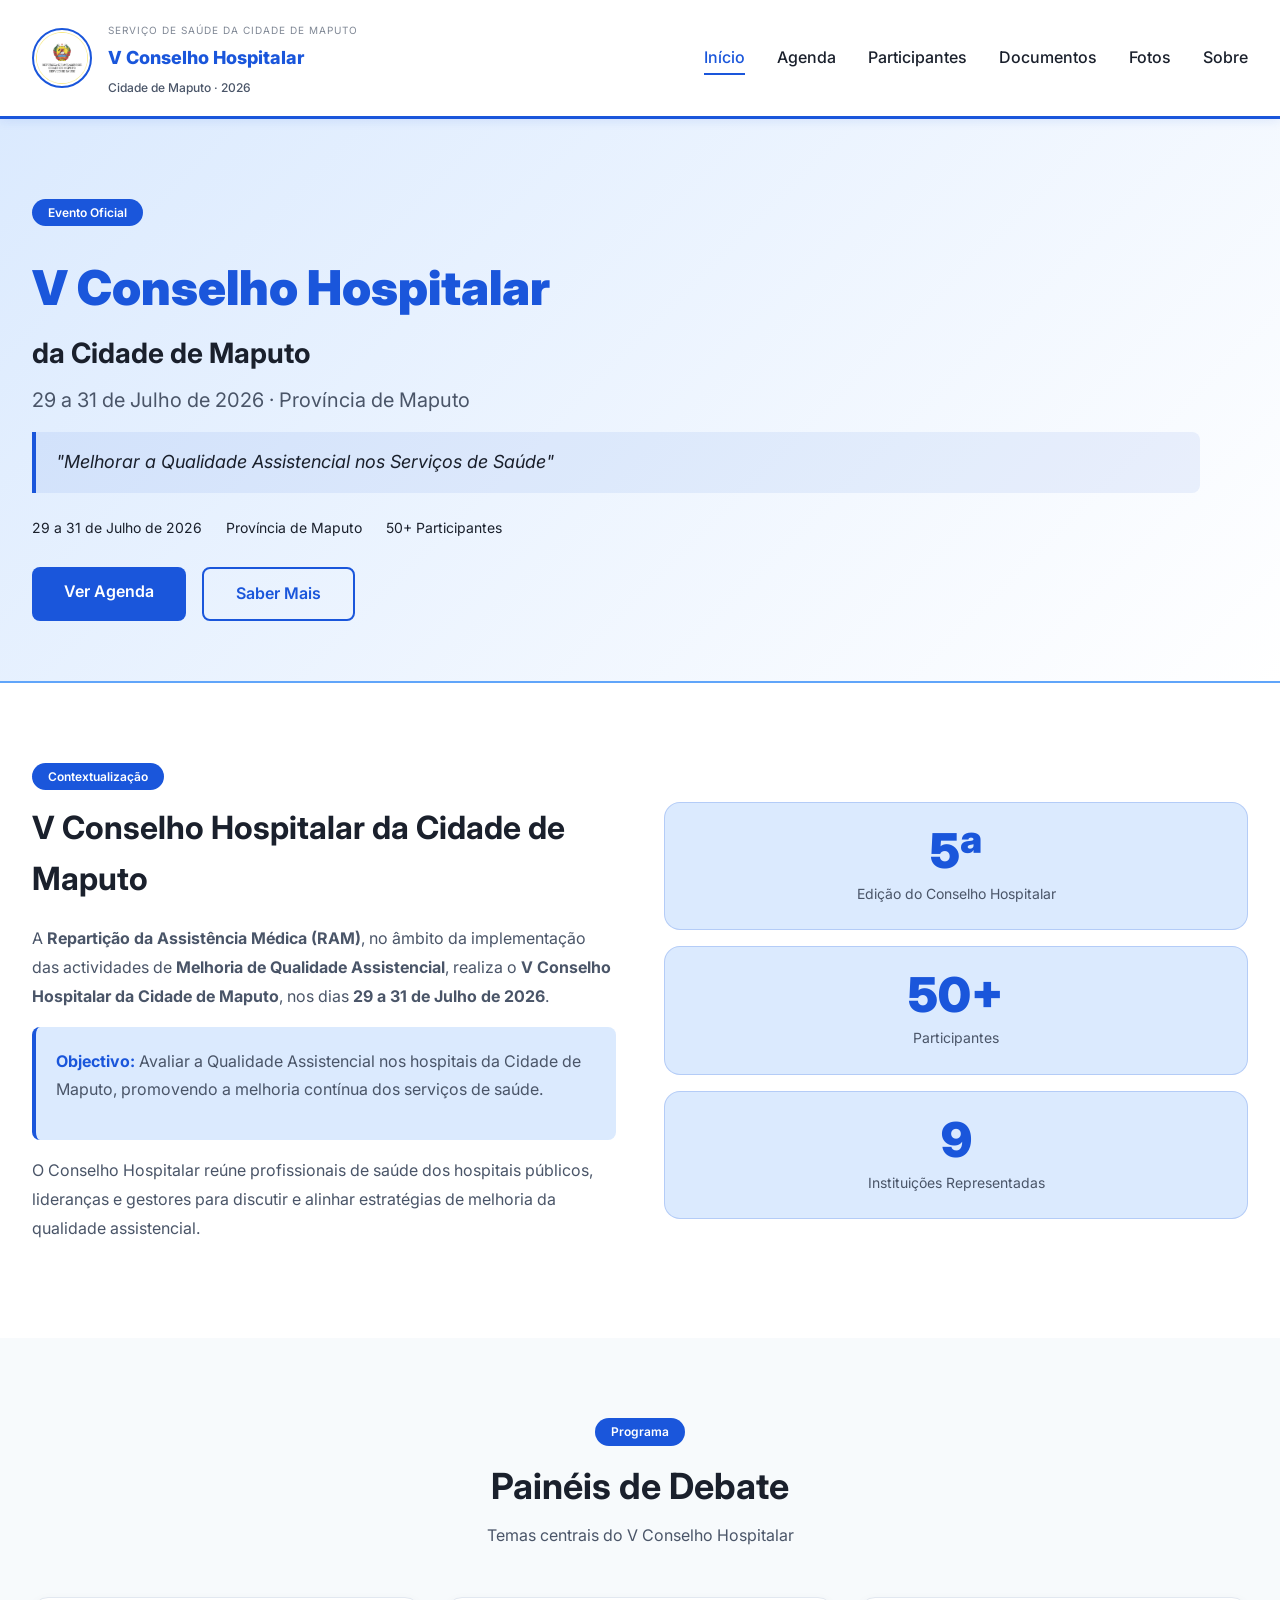
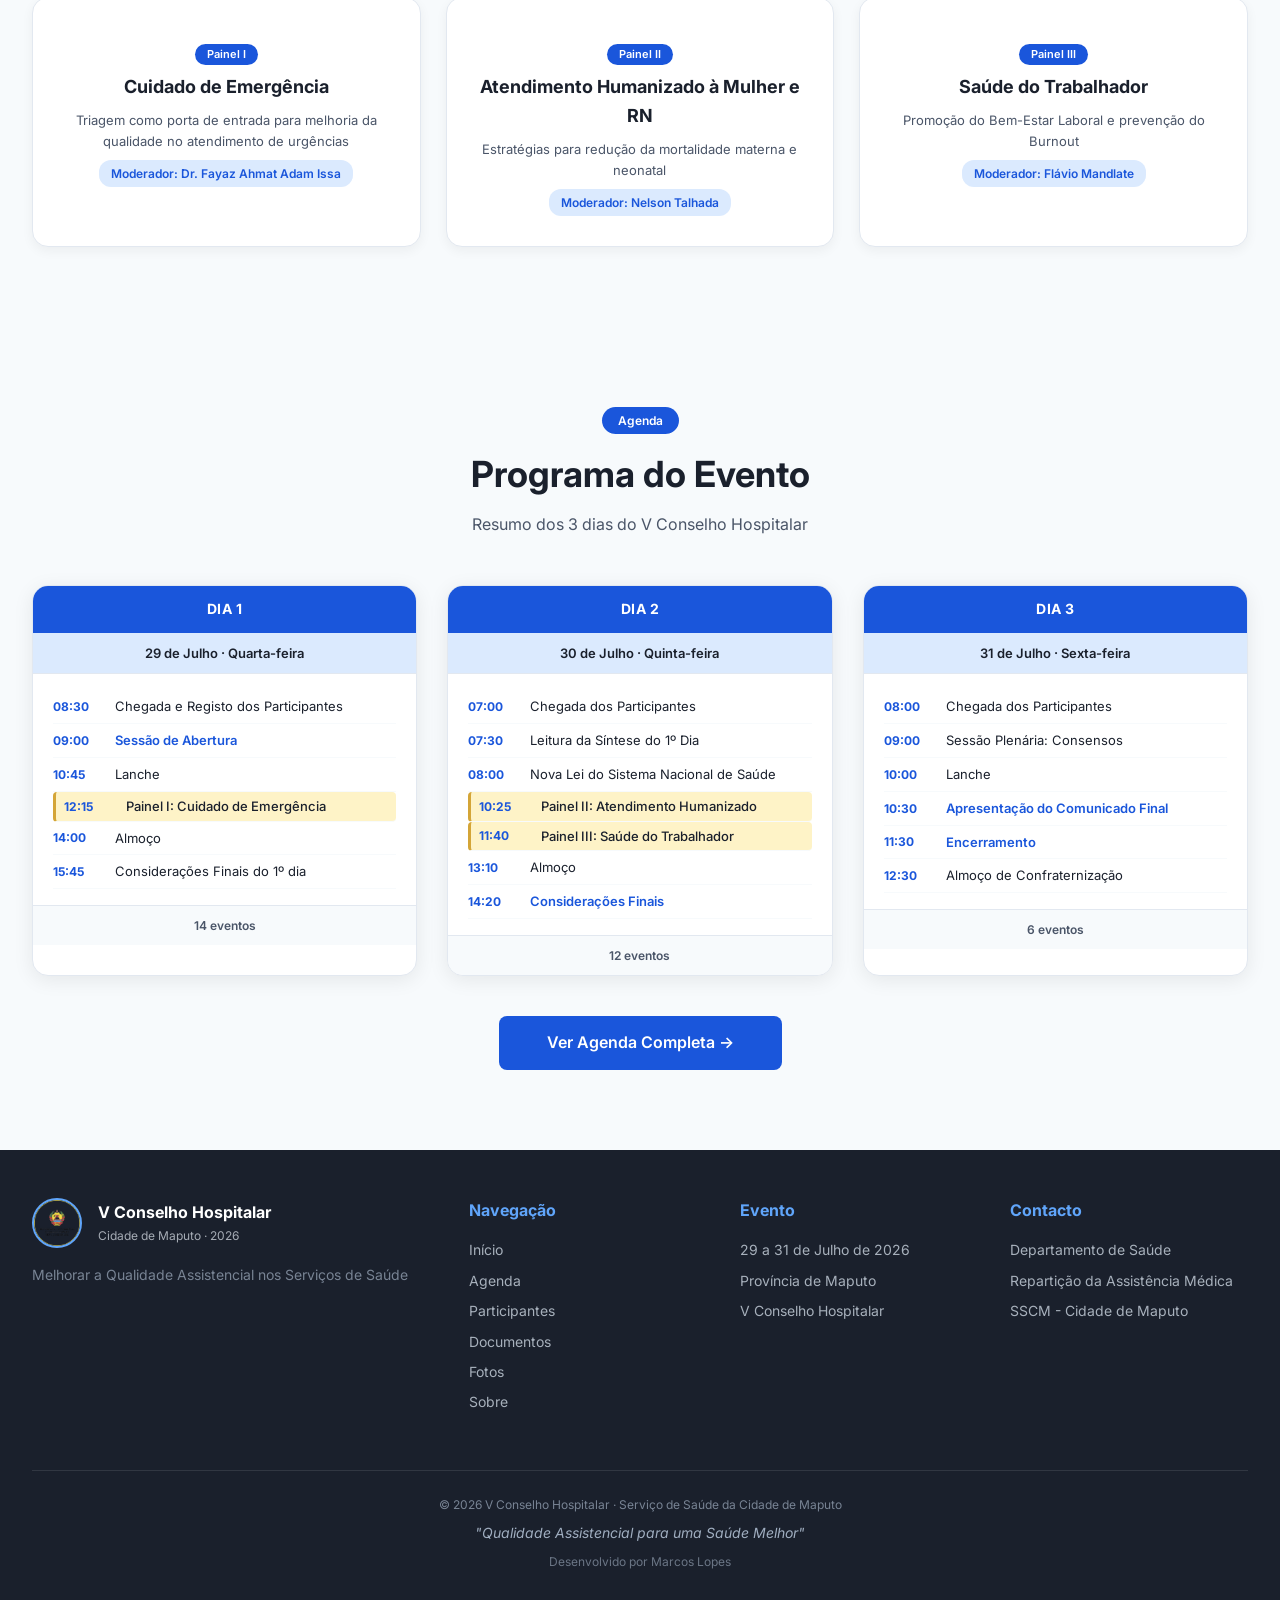
<file: index.html>
<!DOCTYPE html>
<html lang="pt-MZ">
<head>
    <meta charset="UTF-8">
    <meta name="viewport" content="width=device-width, initial-scale=1.0">
    <title>V Conselho Hospitalar 2026</title>
    <link rel="stylesheet" href="style.css">
    <link href="https://fonts.googleapis.com/css2?family=Inter:wght@300;400;500;600;700;800;900&display=swap" rel="stylesheet">
</head>
<body>
    <header class="header">
        <div class="container">
            <div class="logo-area">
                <div class="emblema">
                    <img src="assets/images/logo.png" alt="Logo" class="logo-img" onerror="this.src='https://via.placeholder.com/80x80?text=SSCM'">
                </div>
                <div class="titulo-logo">
                    <span class="pequeno">Serviço de Saúde da Cidade de Maputo</span>
                    <h1>V Conselho Hospitalar</h1>
                    <span class="subtitulo">Cidade de Maputo · 2026</span>
                </div>
            </div>
            <nav class="nav">
                <button class="mobile-menu-btn" id="mobileMenuBtn">☰</button>
                <ul class="nav-list" id="navList">
                    <li><a href="index.html" class="active">Início</a></li>
                    <li><a href="agenda.html">Agenda</a></li>
                    <li><a href="participantes.html">Participantes</a></li>
                    <li><a href="documentos.html">Documentos</a></li>
                    <li><a href="fotos.html">Fotos</a></li>
                    <li><a href="sobre.html">Sobre</a></li>
                </ul>
            </nav>
        </div>
    </header>

    <main>
        <!-- Hero -->
        <section class="hero">
            <div class="container">
                <div class="hero-content">
                    <div class="hero-texto fade-up">
                        <span class="hero-tag">Evento Oficial</span>
                        <h2>V Conselho Hospitalar</h2>
                        <h3>da Cidade de Maputo</h3>
                        <p class="subtitulo-evento">29 a 31 de Julho de 2026 · Província de Maputo</p>
                        <p class="lema">"Melhorar a Qualidade Assistencial nos Serviços de Saúde"</p>
                        <div class="hero-info">
                            <div class="info-item"> 29 a 31 de Julho de 2026</div>
                            <div class="info-item"> Província de Maputo</div>
                            <div class="info-item"> 50+ Participantes</div>
                        </div>
                        <div class="hero-botoes">
                            <a href="agenda.html" class="btn btn-primary">Ver Agenda</a>
                            <a href="sobre.html" class="btn btn-secondary">Saber Mais</a>
                        </div>
                    </div>
                </div>
            </div>
        </section>

        <!-- Contextualização -->
        <section class="contexto">
            <div class="container">
                <div class="contexto-grid">
                    <div class="contexto-texto fade-left">
                        <span class="section-tag">Contextualização</span>
                        <h2>V Conselho Hospitalar da Cidade de Maputo</h2>
                        <p>A <strong>Repartição da Assistência Médica (RAM)</strong>, no âmbito da implementação das actividades de <strong>Melhoria de Qualidade Assistencial</strong>, realiza o <strong>V Conselho Hospitalar da Cidade de Maputo</strong>, nos dias <strong>29 a 31 de Julho de 2026</strong>.</p>
                        <div class="destaque-texto">
                            <p><strong> Objectivo:</strong> Avaliar a Qualidade Assistencial nos hospitais da Cidade de Maputo, promovendo a melhoria contínua dos serviços de saúde.</p>
                        </div>
                        <p>O Conselho Hospitalar reúne profissionais de saúde dos hospitais públicos, lideranças e gestores para discutir e alinhar estratégias de melhoria da qualidade assistencial.</p>
                    </div>
                    <div class="contexto-imagem fade-right">
                        <div class="card-destaque-contexto">
                            <span class="numero-destaque">5ª</span>
                            <p>Edição do Conselho Hospitalar</p>
                        </div>
                        <div class="card-destaque-contexto">
                            <span class="numero-destaque">50+</span>
                            <p>Participantes</p>
                        </div>
                        <div class="card-destaque-contexto">
                            <span class="numero-destaque">9</span>
                            <p>Instituições Representadas</p>
                        </div>
                    </div>
                </div>
            </div>
        </section>

        <!-- Painéis -->
        <section class="paineis">
            <div class="container">
                <div class="section-header fade-up">
                    <span class="section-tag">Programa</span>
                    <h2>Painéis de Debate</h2>
                    <p>Temas centrais do V Conselho Hospitalar</p>
                </div>
                <div class="paineis-grid">
                    <div class="painel-card fade-up">
                        <span class="painel-icon"></span>
                        <span class="painel-numero">Painel I</span>
                        <h3>Cuidado de Emergência</h3>
                        <p>Triagem como porta de entrada para melhoria da qualidade no atendimento de urgências</p>
                        <span class="moderador">Moderador: Dr. Fayaz Ahmat Adam Issa</span>
                    </div>
                    <div class="painel-card fade-up delay-1">
                        <span class="painel-icon"></span>
                        <span class="painel-numero">Painel II</span>
                        <h3>Atendimento Humanizado à Mulher e RN</h3>
                        <p>Estratégias para redução da mortalidade materna e neonatal</p>
                        <span class="moderador">Moderador: Nelson Talhada</span>
                    </div>
                    <div class="painel-card fade-up delay-2">
                        <span class="painel-icon"></span>
                        <span class="painel-numero">Painel III</span>
                        <h3>Saúde do Trabalhador</h3>
                        <p>Promoção do Bem-Estar Laboral e prevenção do Burnout</p>
                        <span class="moderador">Moderador: Flávio Mandlate</span>
                    </div>
                </div>
            </div>
        </section>

        <!-- Programa Resumo (Agenda) -->
        <section class="programa-resumo">
            <div class="container">
                <div class="section-header fade-up">
                    <span class="section-tag">Agenda</span>
                    <h2>Programa do Evento</h2>
                    <p>Resumo dos 3 dias do V Conselho Hospitalar</p>
                </div>
                <div class="programa-grid">
                    <!-- Dia 1 -->
                    <div class="programa-card fade-up">
                        <div class="programa-dia">Dia 1</div>
                        <div class="programa-data">29 de Julho · Quarta-feira</div>
                        <div class="programa-info">
                            <div class="programa-item">
                                <span class="hora">08:30</span>
                                <span class="desc">Chegada e Registo dos Participantes</span>
                            </div>
                            <div class="programa-item destaque">
                                <span class="hora">09:00</span>
                                <span class="desc">Sessão de Abertura</span>
                            </div>
                            <div class="programa-item">
                                <span class="hora">10:45</span>
                                <span class="desc">Lanche</span>
                            </div>
                            <div class="programa-item painel">
                                <span class="hora">12:15</span>
                                <span class="desc">Painel I: Cuidado de Emergência</span>
                            </div>
                            <div class="programa-item">
                                <span class="hora">14:00</span>
                                <span class="desc">Almoço</span>
                            </div>
                            <div class="programa-item">
                                <span class="hora">15:45</span>
                                <span class="desc">Considerações Finais do 1º dia</span>
                            </div>
                        </div>
                        <div class="programa-total">14 eventos</div>
                    </div>

                    <!-- Dia 2 -->
                    <div class="programa-card fade-up delay-1">
                        <div class="programa-dia">Dia 2</div>
                        <div class="programa-data">30 de Julho · Quinta-feira</div>
                        <div class="programa-info">
                            <div class="programa-item">
                                <span class="hora">07:00</span>
                                <span class="desc">Chegada dos Participantes</span>
                            </div>
                            <div class="programa-item">
                                <span class="hora">07:30</span>
                                <span class="desc">Leitura da Síntese do 1º Dia</span>
                            </div>
                            <div class="programa-item">
                                <span class="hora">08:00</span>
                                <span class="desc">Nova Lei do Sistema Nacional de Saúde</span>
                            </div>
                            <div class="programa-item painel">
                                <span class="hora">10:25</span>
                                <span class="desc">Painel II: Atendimento Humanizado</span>
                            </div>
                            <div class="programa-item painel">
                                <span class="hora">11:40</span>
                                <span class="desc">Painel III: Saúde do Trabalhador</span>
                            </div>
                            <div class="programa-item">
                                <span class="hora">13:10</span>
                                <span class="desc">Almoço</span>
                            </div>
                            <div class="programa-item destaque">
                                <span class="hora">14:20</span>
                                <span class="desc">Considerações Finais</span>
                            </div>
                        </div>
                        <div class="programa-total">12 eventos</div>
                    </div>

                    <!-- Dia 3 -->
                    <div class="programa-card fade-up delay-2">
                        <div class="programa-dia">Dia 3</div>
                        <div class="programa-data">31 de Julho · Sexta-feira</div>
                        <div class="programa-info">
                            <div class="programa-item">
                                <span class="hora">08:00</span>
                                <span class="desc">Chegada dos Participantes</span>
                            </div>
                            <div class="programa-item">
                                <span class="hora">09:00</span>
                                <span class="desc">Sessão Plenária: Consensos</span>
                            </div>
                            <div class="programa-item">
                                <span class="hora">10:00</span>
                                <span class="desc">Lanche</span>
                            </div>
                            <div class="programa-item destaque">
                                <span class="hora">10:30</span>
                                <span class="desc">Apresentação do Comunicado Final</span>
                            </div>
                            <div class="programa-item destaque">
                                <span class="hora">11:30</span>
                                <span class="desc">Encerramento</span>
                            </div>
                            <div class="programa-item">
                                <span class="hora">12:30</span>
                                <span class="desc">Almoço de Confraternização</span>
                            </div>
                        </div>
                        <div class="programa-total">6 eventos</div>
                    </div>
                </div>

                <div class="ver-mais-container">
                    <a href="agenda.html" class="btn btn-primary">Ver Agenda Completa →</a>
                </div>
            </div>
        </section>
    </main>

    <!-- Footer -->
    <footer class="footer">
        <div class="container">
            <div class="footer-content">
                <div class="footer-info">
                    <div class="footer-logo">
                        <img src="assets/images/logo.png" alt="Logo" class="logo-footer" onerror="this.src='https://via.placeholder.com/50x50?text=SSCM'">
                        <div>
                            <h3>V Conselho Hospitalar</h3>
                            <p>Cidade de Maputo · 2026</p>
                        </div>
                    </div>
                    <p class="footer-desc">Melhorar a Qualidade Assistencial nos Serviços de Saúde</p>
                </div>
                <div class="footer-links">
                    <div>
                        <h4>Navegação</h4>
                        <ul>
                            <li><a href="index.html">Início</a></li>
                            <li><a href="agenda.html">Agenda</a></li>
                            <li><a href="participantes.html">Participantes</a></li>
                            <li><a href="documentos.html">Documentos</a></li>
                            <li><a href="fotos.html">Fotos</a></li>
                            <li><a href="sobre.html">Sobre</a></li>
                        </ul>
                    </div>
                    <div>
                        <h4>Evento</h4>
                        <ul>
                            <li>29 a 31 de Julho de 2026</li>
                            <li>Província de Maputo</li>
                            <li>V Conselho Hospitalar</li>
                        </ul>
                    </div>
                    <div>
                        <h4>Contacto</h4>
                        <ul>
                            <li>Departamento de Saúde</li>
                            <li>Repartição da Assistência Médica</li>
                            <li>SSCM - Cidade de Maputo</li>
                        </ul>
                    </div>
                </div>
            </div>
            <div class="footer-bottom">
                <p>© 2026 V Conselho Hospitalar · Serviço de Saúde da Cidade de Maputo</p>
                <p class="lema-footer">"Qualidade Assistencial para uma Saúde Melhor"</p>
                <p style="margin-top: 8px; font-size: 12px; opacity: 0.6;">Desenvolvido por Marcos Lopes</p>
            </div>
        </div>
    </footer>

    <script src="script.js"></script>
</body>
</html>
</file>
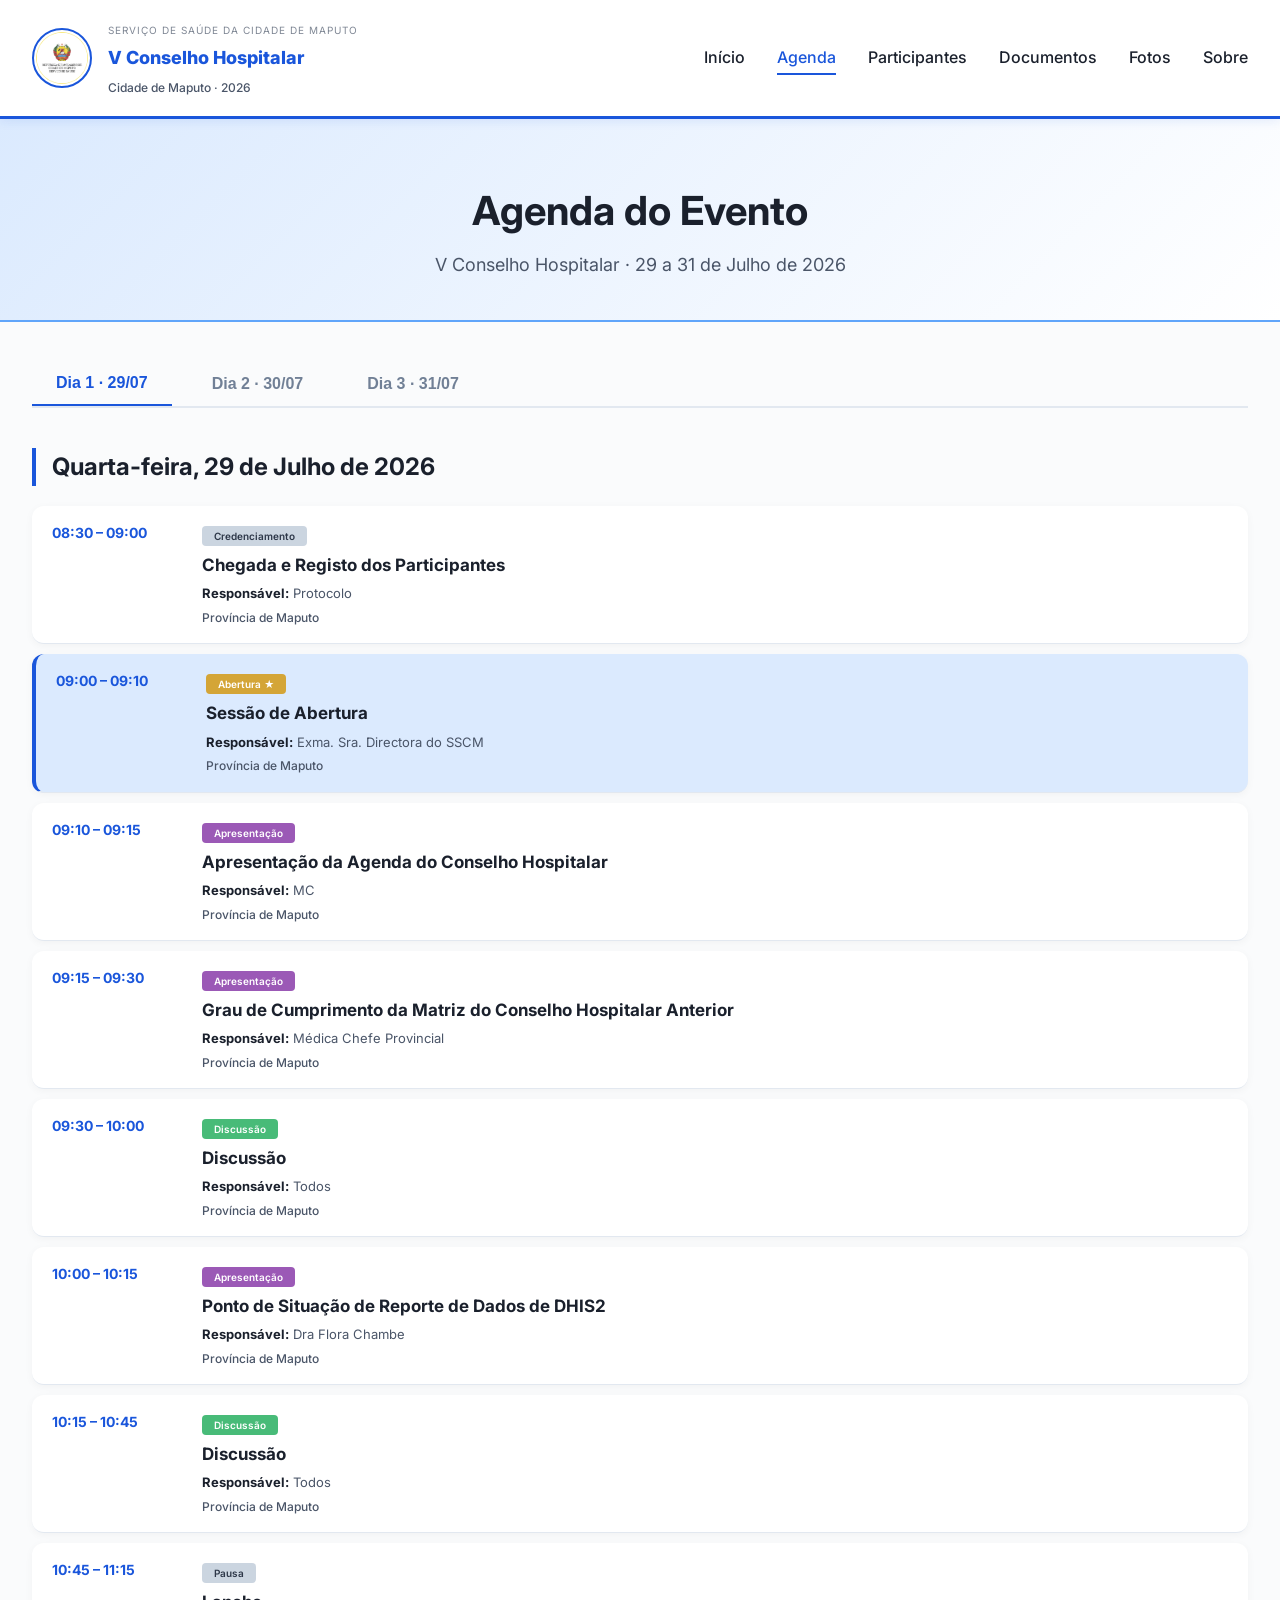
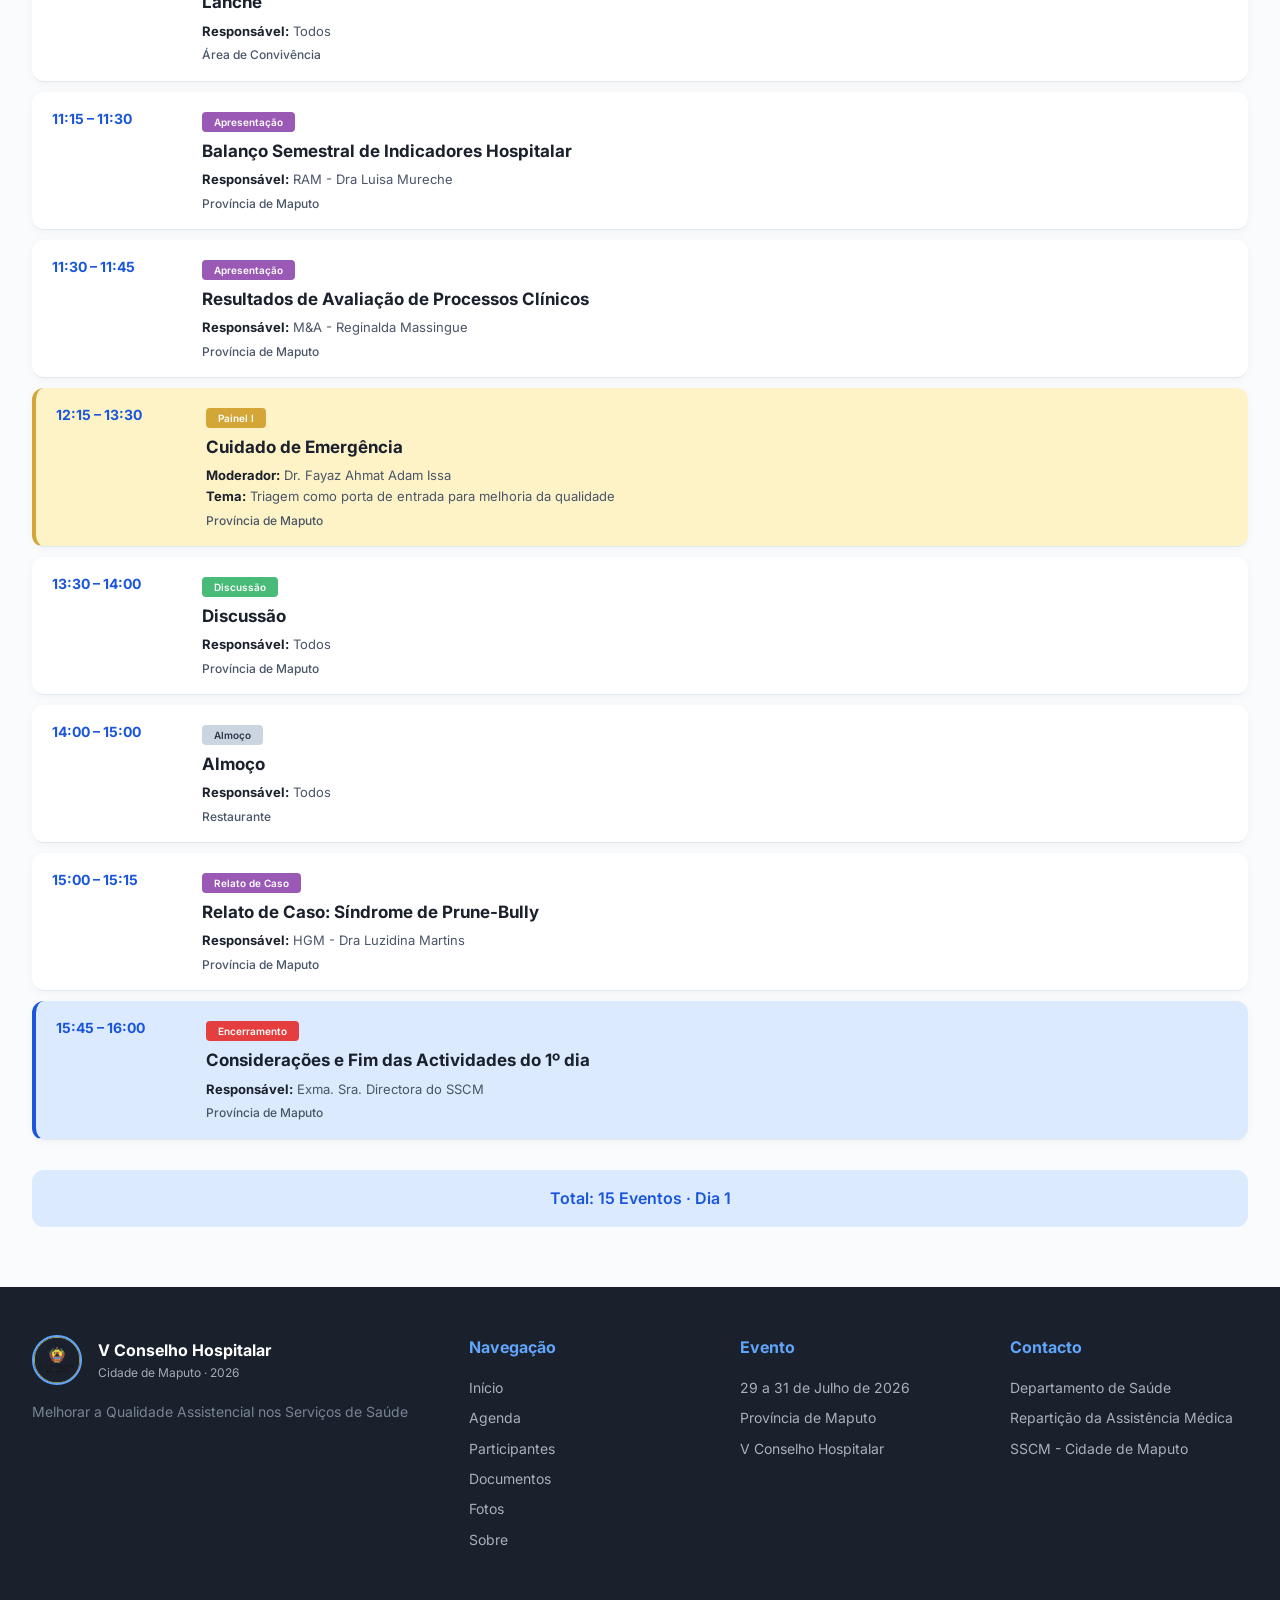
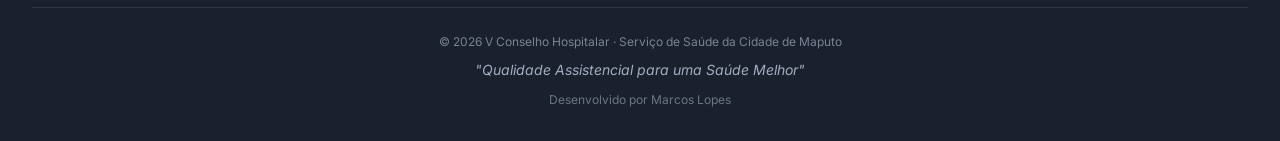
<file: agenda.html>
<!DOCTYPE html>
<html lang="pt-MZ">
<head>
    <meta charset="UTF-8">
    <meta name="viewport" content="width=device-width, initial-scale=1.0">
    <title>Agenda - V Conselho Hospitalar 2026</title>
    <link rel="stylesheet" href="style.css">
    <link href="https://fonts.googleapis.com/css2?family=Inter:wght@300;400;500;600;700;800;900&display=swap" rel="stylesheet">
    <style>
        .agenda-page {
            padding: 40px 0 60px;
        }

        .page-header {
            background: linear-gradient(135deg, #dbeafe 0%, #ffffff 100%);
            padding: 60px 0 40px;
            text-align: center;
            border-bottom: 2px solid #60a5fa;
        }

        .page-header h1 {
            font-size: 40px;
            color: #1a202c;
        }

        .page-header p {
            color: #4a5568;
            margin-top: 8px;
            font-size: 18px;
        }

        .agenda-tabs {
            display: flex;
            gap: 16px;
            margin-bottom: 32px;
            border-bottom: 2px solid #e2e8f0;
        }

        .tab-btn {
            background: none;
            border: none;
            padding: 12px 24px;
            font-size: 16px;
            font-weight: 600;
            cursor: pointer;
            color: #718096;
            transition: all 0.3s;
        }

        .tab-btn.active {
            color: var(--primary);
            border-bottom: 2px solid var(--primary);
        }

        .agenda-dia {
            display: none;
        }

        .agenda-dia.active {
            display: block;
        }

        .categoria-dia {
            margin-top: 40px;
            margin-bottom: 20px;
            font-size: 24px;
            font-weight: 700;
            color: var(--text-dark);
            border-left: 4px solid var(--primary);
            padding-left: 16px;
            display: flex;
            align-items: center;
            gap: 12px;
        }

        .programacao-item {
            display: flex;
            gap: 20px;
            padding: 16px 20px;
            border-bottom: 1px solid #e2e8f0;
            transition: background 0.3s;
            background: var(--white);
            border-radius: 12px;
            margin-bottom: 10px;
            box-shadow: 0 2px 8px rgba(0,0,0,0.04);
            align-items: flex-start;
        }

        .programacao-item:hover {
            background: var(--gray-bg);
            transform: translateX(4px);
        }

        .programacao-item.destaque {
            background: var(--primary-bg);
            border-left: 4px solid var(--primary);
            border-radius: 12px;
        }

        .programacao-item.debate {
            background: #ebf8ff;
            border-left: 4px solid #4299e1;
            border-radius: 12px;
        }

        .programacao-item.painel {
            background: #fef3c7;
            border-left: 4px solid #d4a537;
            border-radius: 12px;
        }

        .programacao-hora {
            min-width: 130px;
            font-weight: 700;
            color: var(--primary);
            font-size: 14px;
            display: flex;
            align-items: center;
            gap: 4px;
            flex-shrink: 0;
        }

        .programacao-info {
            flex: 1;
        }

        .programacao-info .categoria {
            display: inline-block;
            padding: 2px 12px;
            border-radius: 4px;
            font-size: 10px;
            font-weight: 600;
            margin-bottom: 6px;
        }

        .programacao-info .categoria.abertura { background: #d4a537; color: white; }
        .programacao-info .categoria.plenaria { background: #9b59b6; color: white; }
        .programacao-info .categoria.discussao { background: #48bb78; color: white; }
        .programacao-info .categoria.logistica { background: #cbd5e0; color: #2d3748; }
        .programacao-info .categoria.debate { background: #4299e1; color: white; }
        .programacao-info .categoria.painel { background: #d4a537; color: white; }
        .programacao-info .categoria.encerramento { background: #e53e3e; color: white; }

        .programacao-info h3 {
            font-size: 17px;
            color: var(--text-dark);
            margin-bottom: 4px;
        }

        .programacao-info .responsavel {
            font-size: 13px;
            color: var(--text-light);
            margin-bottom: 2px;
        }

        .programacao-info .responsavel strong {
            color: var(--text-dark);
        }

        .programacao-info .local {
            font-size: 12px;
            color: var(--text-light);
            font-weight: 500;
            display: block;
            margin-top: 4px;
        }

        .total-eventos {
            text-align: center;
            margin-top: 30px;
            padding: 16px;
            background: var(--primary-bg);
            border-radius: 12px;
            font-size: 16px;
            font-weight: 600;
            color: var(--primary);
        }

        @media (max-width: 768px) {
            .programacao-item {
                flex-direction: column;
                gap: 8px;
                padding: 14px 16px;
            }
            .programacao-hora {
                min-width: auto;
                font-size: 13px;
            }
            .page-header h1 {
                font-size: 28px;
            }
            .categoria-dia {
                font-size: 20px;
            }
            .programacao-info h3 {
                font-size: 15px;
            }
            .agenda-tabs {
                flex-wrap: wrap;
            }
            .tab-btn {
                padding: 8px 16px;
                font-size: 14px;
            }
        }
    </style>
</head>
<body>
    <header class="header">
        <div class="container">
            <div class="logo-area">
                <div class="emblema">
                    <img src="assets/images/logo.png" alt="Logo" class="logo-img" onerror="this.src='https://via.placeholder.com/80x80?text=SSCM'">
                </div>
                <div class="titulo-logo">
                    <span class="pequeno">Serviço de Saúde da Cidade de Maputo</span>
                    <h1>V Conselho Hospitalar</h1>
                    <span class="subtitulo">Cidade de Maputo · 2026</span>
                </div>
            </div>
            <nav class="nav">
                <button class="mobile-menu-btn" id="mobileMenuBtn">☰</button>
                <ul class="nav-list" id="navList">
                    <li><a href="index.html">Início</a></li>
                    <li><a href="agenda.html" class="active">Agenda</a></li>
                    <li><a href="participantes.html">Participantes</a></li>
                    <li><a href="documentos.html">Documentos</a></li>
                    <li><a href="fotos.html">Fotos</a></li>
                    <li><a href="sobre.html">Sobre</a></li>
                </ul>
            </nav>
        </div>
    </header>

    <main>
        <section class="page-header">
            <div class="container">
                <h1>Agenda do Evento</h1>
                <p>V Conselho Hospitalar · 29 a 31 de Julho de 2026</p>
            </div>
        </section>

        <section class="agenda-page">
            <div class="container">
                <div class="agenda-tabs">
                    <button class="tab-btn active" data-dia="dia1">Dia 1 · 29/07</button>
                    <button class="tab-btn" data-dia="dia2">Dia 2 · 30/07</button>
                    <button class="tab-btn" data-dia="dia3">Dia 3 · 31/07</button>
                </div>

                <!-- DIA 1 - 29 de Julho -->
                <div id="dia1" class="agenda-dia active">
                    <div class="categoria-dia">
                        Quarta-feira, 29 de Julho de 2026
                    </div>

                    <div class="programacao-item">
                        <div class="programacao-hora">08:30 – 09:00</div>
                        <div class="programacao-info">
                            <span class="categoria logistica">Credenciamento</span>
                            <h3>Chegada e Registo dos Participantes</h3>
                            <p class="responsavel"><strong>Responsável:</strong> Protocolo</p>
                            <span class="local">Província de Maputo</span>
                        </div>
                    </div>

                    <div class="programacao-item destaque">
                        <div class="programacao-hora">09:00 – 09:10</div>
                        <div class="programacao-info">
                            <span class="categoria abertura">Abertura ★</span>
                            <h3>Sessão de Abertura</h3>
                            <p class="responsavel"><strong>Responsável:</strong> Exma. Sra. Directora do SSCM</p>
                            <span class="local">Província de Maputo</span>
                        </div>
                    </div>

                    <div class="programacao-item">
                        <div class="programacao-hora">09:10 – 09:15</div>
                        <div class="programacao-info">
                            <span class="categoria plenaria">Apresentação</span>
                            <h3>Apresentação da Agenda do Conselho Hospitalar</h3>
                            <p class="responsavel"><strong>Responsável:</strong> MC</p>
                            <span class="local">Província de Maputo</span>
                        </div>
                    </div>

                    <div class="programacao-item">
                        <div class="programacao-hora">09:15 – 09:30</div>
                        <div class="programacao-info">
                            <span class="categoria plenaria">Apresentação</span>
                            <h3>Grau de Cumprimento da Matriz do Conselho Hospitalar Anterior</h3>
                            <p class="responsavel"><strong>Responsável:</strong> Médica Chefe Provincial</p>
                            <span class="local">Província de Maputo</span>
                        </div>
                    </div>

                    <div class="programacao-item">
                        <div class="programacao-hora">09:30 – 10:00</div>
                        <div class="programacao-info">
                            <span class="categoria discussao">Discussão</span>
                            <h3>Discussão</h3>
                            <p class="responsavel"><strong>Responsável:</strong> Todos</p>
                            <span class="local">Província de Maputo</span>
                        </div>
                    </div>

                    <div class="programacao-item">
                        <div class="programacao-hora">10:00 – 10:15</div>
                        <div class="programacao-info">
                            <span class="categoria plenaria">Apresentação</span>
                            <h3>Ponto de Situação de Reporte de Dados de DHIS2</h3>
                            <p class="responsavel"><strong>Responsável:</strong> Dra Flora Chambe</p>
                            <span class="local">Província de Maputo</span>
                        </div>
                    </div>

                    <div class="programacao-item">
                        <div class="programacao-hora">10:15 – 10:45</div>
                        <div class="programacao-info">
                            <span class="categoria discussao">Discussão</span>
                            <h3>Discussão</h3>
                            <p class="responsavel"><strong>Responsável:</strong> Todos</p>
                            <span class="local">Província de Maputo</span>
                        </div>
                    </div>

                    <div class="programacao-item">
                        <div class="programacao-hora">10:45 – 11:15</div>
                        <div class="programacao-info">
                            <span class="categoria logistica">Pausa</span>
                            <h3>Lanche</h3>
                            <p class="responsavel"><strong>Responsável:</strong> Todos</p>
                            <span class="local">Área de Convivência</span>
                        </div>
                    </div>

                    <div class="programacao-item">
                        <div class="programacao-hora">11:15 – 11:30</div>
                        <div class="programacao-info">
                            <span class="categoria plenaria">Apresentação</span>
                            <h3>Balanço Semestral de Indicadores Hospitalar</h3>
                            <p class="responsavel"><strong>Responsável:</strong> RAM - Dra Luisa Mureche</p>
                            <span class="local">Província de Maputo</span>
                        </div>
                    </div>

                    <div class="programacao-item">
                        <div class="programacao-hora">11:30 – 11:45</div>
                        <div class="programacao-info">
                            <span class="categoria plenaria">Apresentação</span>
                            <h3>Resultados de Avaliação de Processos Clínicos</h3>
                            <p class="responsavel"><strong>Responsável:</strong> M&A - Reginalda Massingue</p>
                            <span class="local">Província de Maputo</span>
                        </div>
                    </div>

                    <div class="programacao-item painel">
                        <div class="programacao-hora">12:15 – 13:30</div>
                        <div class="programacao-info">
                            <span class="categoria painel">Painel I</span>
                            <h3>Cuidado de Emergência</h3>
                            <p class="responsavel">
                                <strong>Moderador:</strong> Dr. Fayaz Ahmat Adam Issa<br>
                                <strong>Tema:</strong> Triagem como porta de entrada para melhoria da qualidade
                            </p>
                            <span class="local">Província de Maputo</span>
                        </div>
                    </div>

                    <div class="programacao-item">
                        <div class="programacao-hora">13:30 – 14:00</div>
                        <div class="programacao-info">
                            <span class="categoria discussao">Discussão</span>
                            <h3>Discussão</h3>
                            <p class="responsavel"><strong>Responsável:</strong> Todos</p>
                            <span class="local">Província de Maputo</span>
                        </div>
                    </div>

                    <div class="programacao-item">
                        <div class="programacao-hora">14:00 – 15:00</div>
                        <div class="programacao-info">
                            <span class="categoria logistica">Almoço</span>
                            <h3>Almoço</h3>
                            <p class="responsavel"><strong>Responsável:</strong> Todos</p>
                            <span class="local">Restaurante</span>
                        </div>
                    </div>

                    <div class="programacao-item">
                        <div class="programacao-hora">15:00 – 15:15</div>
                        <div class="programacao-info">
                            <span class="categoria plenaria">Relato de Caso</span>
                            <h3>Relato de Caso: Síndrome de Prune-Bully</h3>
                            <p class="responsavel"><strong>Responsável:</strong> HGM - Dra Luzidina Martins</p>
                            <span class="local">Província de Maputo</span>
                        </div>
                    </div>

                    <div class="programacao-item destaque">
                        <div class="programacao-hora">15:45 – 16:00</div>
                        <div class="programacao-info">
                            <span class="categoria encerramento">Encerramento</span>
                            <h3>Considerações e Fim das Actividades do 1º dia</h3>
                            <p class="responsavel"><strong>Responsável:</strong> Exma. Sra. Directora do SSCM</p>
                            <span class="local">Província de Maputo</span>
                        </div>
                    </div>

                    <div class="total-eventos">
                        Total: 15 Eventos · Dia 1
                    </div>
                </div>

                <!-- DIA 2 - 30 de Julho -->
                <div id="dia2" class="agenda-dia">
                    <div class="categoria-dia">
                        Quinta-feira, 30 de Julho de 2026
                    </div>

                    <div class="programacao-item">
                        <div class="programacao-hora">07:00 – 07:30</div>
                        <div class="programacao-info">
                            <span class="categoria logistica">Entrada</span>
                            <h3>Chegada dos Participantes</h3>
                            <p class="responsavel"><strong>Responsável:</strong> Todos</p>
                            <span class="local">Província de Maputo</span>
                        </div>
                    </div>

                    <div class="programacao-item">
                        <div class="programacao-hora">07:30 – 07:40</div>
                        <div class="programacao-info">
                            <span class="categoria plenaria">Leitura</span>
                            <h3>Apresentação da Síntese do Primeiro Dia</h3>
                            <p class="responsavel"><strong>Responsável:</strong> Equipe de Síntese</p>
                            <span class="local">Província de Maputo</span>
                        </div>
                    </div>

                    <div class="programacao-item">
                        <div class="programacao-hora">07:40 – 08:00</div>
                        <div class="programacao-info">
                            <span class="categoria discussao">Discussão</span>
                            <h3>Discussão</h3>
                            <p class="responsavel"><strong>Responsável:</strong> Todos</p>
                            <span class="local">Província de Maputo</span>
                        </div>
                    </div>

                    <div class="programacao-item">
                        <div class="programacao-hora">08:00 – 08:15</div>
                        <div class="programacao-info">
                            <span class="categoria plenaria">Apresentação</span>
                            <h3>Nova Lei do Sistema Nacional de Saúde</h3>
                            <p class="responsavel"><strong>Responsável:</strong> SSCM - Dra Anabela João</p>
                            <span class="local">Província de Maputo</span>
                        </div>
                    </div>

                    <div class="programacao-item">
                        <div class="programacao-hora">09:00 – 09:30</div>
                        <div class="programacao-info">
                            <span class="categoria discussao">Discussão</span>
                            <h3>Discussão</h3>
                            <p class="responsavel"><strong>Responsável:</strong> Todos</p>
                            <span class="local">Província de Maputo</span>
                        </div>
                    </div>

                    <div class="programacao-item">
                        <div class="programacao-hora">09:30 – 09:45</div>
                        <div class="programacao-info">
                            <span class="categoria plenaria">Apresentação</span>
                            <h3>Saúde Ocupacional: Cólica saturnina</h3>
                            <p class="responsavel"><strong>Responsável:</strong> CEM - Dra Maria do Ceu Garife</p>
                            <span class="local">Província de Maputo</span>
                        </div>
                    </div>

                    <div class="programacao-item">
                        <div class="programacao-hora">09:45 – 09:55</div>
                        <div class="programacao-info">
                            <span class="categoria discussao">Discussão</span>
                            <h3>Discussão</h3>
                            <p class="responsavel"><strong>Responsável:</strong> Todos</p>
                            <span class="local">Província de Maputo</span>
                        </div>
                    </div>

                    <div class="programacao-item">
                        <div class="programacao-hora">09:55 – 10:25</div>
                        <div class="programacao-info">
                            <span class="categoria logistica">Pausa</span>
                            <h3>Lanche</h3>
                            <p class="responsavel"><strong>Responsável:</strong> Todos</p>
                            <span class="local">Área de Convivência</span>
                        </div>
                    </div>

                    <div class="programacao-item painel">
                        <div class="programacao-hora">10:25 – 11:05</div>
                        <div class="programacao-info">
                            <span class="categoria painel">Painel II</span>
                            <h3>Atendimento Humanizado à Mulher e RN</h3>
                            <p class="responsavel">
                                <strong>Moderador:</strong> Nelson Talhada<br>
                                <strong>Tema:</strong> Estratégias para redução da mortalidade materna e neonatal
                            </p>
                            <span class="local">Província de Maputo</span>
                        </div>
                    </div>

                    <div class="programacao-item">
                        <div class="programacao-hora">11:05 – 11:15</div>
                        <div class="programacao-info">
                            <span class="categoria discussao">Discussão</span>
                            <h3>Discussão</h3>
                            <p class="responsavel"><strong>Responsável:</strong> Todos</p>
                            <span class="local">Província de Maputo</span>
                        </div>
                    </div>

                    <div class="programacao-item">
                        <div class="programacao-hora">11:15 – 11:30</div>
                        <div class="programacao-info">
                            <span class="categoria plenaria">Apresentação</span>
                            <h3>Desafios/Fluxo da gestão de Material Médico-cirúrgico</h3>
                            <p class="responsavel"><strong>Responsável:</strong> RLAF - Dra Rosa Ali</p>
                            <span class="local">Província de Maputo</span>
                        </div>
                    </div>

                    <div class="programacao-item painel">
                        <div class="programacao-hora">11:40 – 12:30</div>
                        <div class="programacao-info">
                            <span class="categoria painel">Painel III</span>
                            <h3>Saúde do Trabalhador</h3>
                            <p class="responsavel">
                                <strong>Moderador:</strong> Flávio Mandlate<br>
                                <strong>Tema:</strong> Promoção do Bem-Estar Laboral
                            </p>
                            <span class="local">Província de Maputo</span>
                        </div>
                    </div>

                    <div class="programacao-item">
                        <div class="programacao-hora">12:30 – 13:10</div>
                        <div class="programacao-info">
                            <span class="categoria discussao">Discussão</span>
                            <h3>Discussão</h3>
                            <p class="responsavel"><strong>Responsável:</strong> Todos</p>
                            <span class="local">Província de Maputo</span>
                        </div>
                    </div>

                    <div class="programacao-item">
                        <div class="programacao-hora">13:10 – 14:20</div>
                        <div class="programacao-info">
                            <span class="categoria logistica">Almoço</span>
                            <h3>Almoço</h3>
                            <p class="responsavel"><strong>Responsável:</strong> Todos</p>
                            <span class="local">Restaurante</span>
                        </div>
                    </div>

                    <div class="programacao-item destaque">
                        <div class="programacao-hora">14:20 – 15:00</div>
                        <div class="programacao-info">
                            <span class="categoria encerramento">Encerramento</span>
                            <h3>Considerações Finais</h3>
                            <p class="responsavel"><strong>Responsável:</strong> Exma. Sra. Directora do SSCM</p>
                            <span class="local">Província de Maputo</span>
                        </div>
                    </div>

                    <div class="total-eventos">
                        Total: 15 Eventos · Dia 2
                    </div>
                </div>

                <!-- DIA 3 - 31 de Julho -->
                <div id="dia3" class="agenda-dia">
                    <div class="categoria-dia">
                        Sexta-feira, 31 de Julho de 2026
                    </div>

                    <div class="programacao-item">
                        <div class="programacao-hora">08:00 – 09:00</div>
                        <div class="programacao-info">
                            <span class="categoria logistica">Entrada</span>
                            <h3>Chegada dos Participantes</h3>
                            <p class="responsavel"><strong>Responsável:</strong> Todos</p>
                            <span class="local">Província de Maputo</span>
                        </div>
                    </div>

                    <div class="programacao-item">
                        <div class="programacao-hora">09:00 – 10:00</div>
                        <div class="programacao-info">
                            <span class="categoria plenaria">Plenária</span>
                            <h3>Sessão Plenária: Consensos e Recomendações</h3>
                            <p class="responsavel"><strong>Responsável:</strong> Todos</p>
                            <span class="local">Província de Maputo</span>
                        </div>
                    </div>

                    <div class="programacao-item">
                        <div class="programacao-hora">10:00 – 10:30</div>
                        <div class="programacao-info">
                            <span class="categoria logistica">Pausa</span>
                            <h3>Lanche</h3>
                            <p class="responsavel"><strong>Responsável:</strong> Todos</p>
                            <span class="local">Área de Convivência</span>
                        </div>
                    </div>

                    <div class="programacao-item destaque">
                        <div class="programacao-hora">10:30 – 11:30</div>
                        <div class="programacao-info">
                            <span class="categoria plenaria">Apresentação</span>
                            <h3>Apresentação do Comunicado Final</h3>
                            <p class="responsavel"><strong>Responsável:</strong> Equipa de Síntese</p>
                            <span class="local">Província de Maputo</span>
                        </div>
                    </div>

                    <div class="programacao-item destaque">
                        <div class="programacao-hora">11:30 – 12:30</div>
                        <div class="programacao-info">
                            <span class="categoria encerramento">Encerramento ★</span>
                            <h3>Considerações Finais e Encerramento</h3>
                            <p class="responsavel"><strong>Responsável:</strong> Exma. Sra. Directora do SSCM</p>
                            <span class="local">Província de Maputo</span>
                        </div>
                    </div>

                    <div class="programacao-item">
                        <div class="programacao-hora">12:30 – 14:00</div>
                        <div class="programacao-info">
                            <span class="categoria logistica">Almoço</span>
                            <h3>Almoço de Confraternização</h3>
                            <p class="responsavel"><strong>Responsável:</strong> Todos</p>
                            <span class="local">Restaurante</span>
                        </div>
                    </div>

                    <div class="total-eventos">
                        Total: 6 Eventos · Dia 3
                    </div>
                </div>
            </div>
        </section>
    </main>

    <!-- Footer -->
    <footer class="footer">
        <div class="container">
            <div class="footer-content">
                <div class="footer-info">
                    <div class="footer-logo">
                        <img src="assets/images/logo.png" alt="Logo" class="logo-footer" onerror="this.src='https://via.placeholder.com/50x50?text=SSCM'">
                        <div>
                            <h3>V Conselho Hospitalar</h3>
                            <p>Cidade de Maputo · 2026</p>
                        </div>
                    </div>
                    <p class="footer-desc">Melhorar a Qualidade Assistencial nos Serviços de Saúde</p>
                </div>
                <div class="footer-links">
                    <div>
                        <h4>Navegação</h4>
                        <ul>
                            <li><a href="index.html">Início</a></li>
                            <li><a href="agenda.html">Agenda</a></li>
                            <li><a href="participantes.html">Participantes</a></li>
                            <li><a href="documentos.html">Documentos</a></li>
                            <li><a href="fotos.html">Fotos</a></li>
                            <li><a href="sobre.html">Sobre</a></li>
                        </ul>
                    </div>
                    <div>
                        <h4>Evento</h4>
                        <ul>
                            <li>29 a 31 de Julho de 2026</li>
                            <li>Província de Maputo</li>
                            <li>V Conselho Hospitalar</li>
                        </ul>
                    </div>
                    <div>
                        <h4>Contacto</h4>
                        <ul>
                            <li>Departamento de Saúde</li>
                            <li>Repartição da Assistência Médica</li>
                            <li>SSCM - Cidade de Maputo</li>
                        </ul>
                    </div>
                </div>
            </div>
            <div class="footer-bottom">
                <p>© 2026 V Conselho Hospitalar · Serviço de Saúde da Cidade de Maputo</p>
                <p class="lema-footer">"Qualidade Assistencial para uma Saúde Melhor"</p>
                <p style="margin-top: 8px; font-size: 12px; opacity: 0.6;">Desenvolvido por Marcos Lopes</p>
            </div>
        </div>
    </footer>

    <script>
        // Menu Mobile
        var mobileMenuBtn = document.getElementById('mobileMenuBtn');
        var navList = document.getElementById('navList');

        if (mobileMenuBtn) {
            mobileMenuBtn.addEventListener('click', function() {
                navList.classList.toggle('active');
            });
        }

        document.querySelectorAll('.nav-list a').forEach(function(link) {
            link.addEventListener('click', function() {
                navList.classList.remove('active');
            });
        });

        // Tabs da Agenda
        var tabBtns = document.querySelectorAll('.tab-btn');
        var agendaDias = document.querySelectorAll('.agenda-dia');

        tabBtns.forEach(function(btn) {
            btn.addEventListener('click', function() {
                var dia = this.getAttribute('data-dia');
                
                tabBtns.forEach(function(b) {
                    b.classList.remove('active');
                });
                this.classList.add('active');
                
                agendaDias.forEach(function(d) {
                    d.classList.remove('active');
                });
                document.getElementById(dia).classList.add('active');
            });
        });

        // Animações
        var observerOptions = { threshold: 0.1, rootMargin: '0px 0px -50px 0px' };
        var observer = new IntersectionObserver(function(entries) {
            entries.forEach(function(entry) {
                if (entry.isIntersecting) {
                    entry.target.classList.add('visible');
                }
            });
        }, observerOptions);

        document.querySelectorAll('.programacao-item').forEach(function(el) {
            el.classList.add('fade-up');
            observer.observe(el);
        });
    </script>
</body>
</html>
</file>
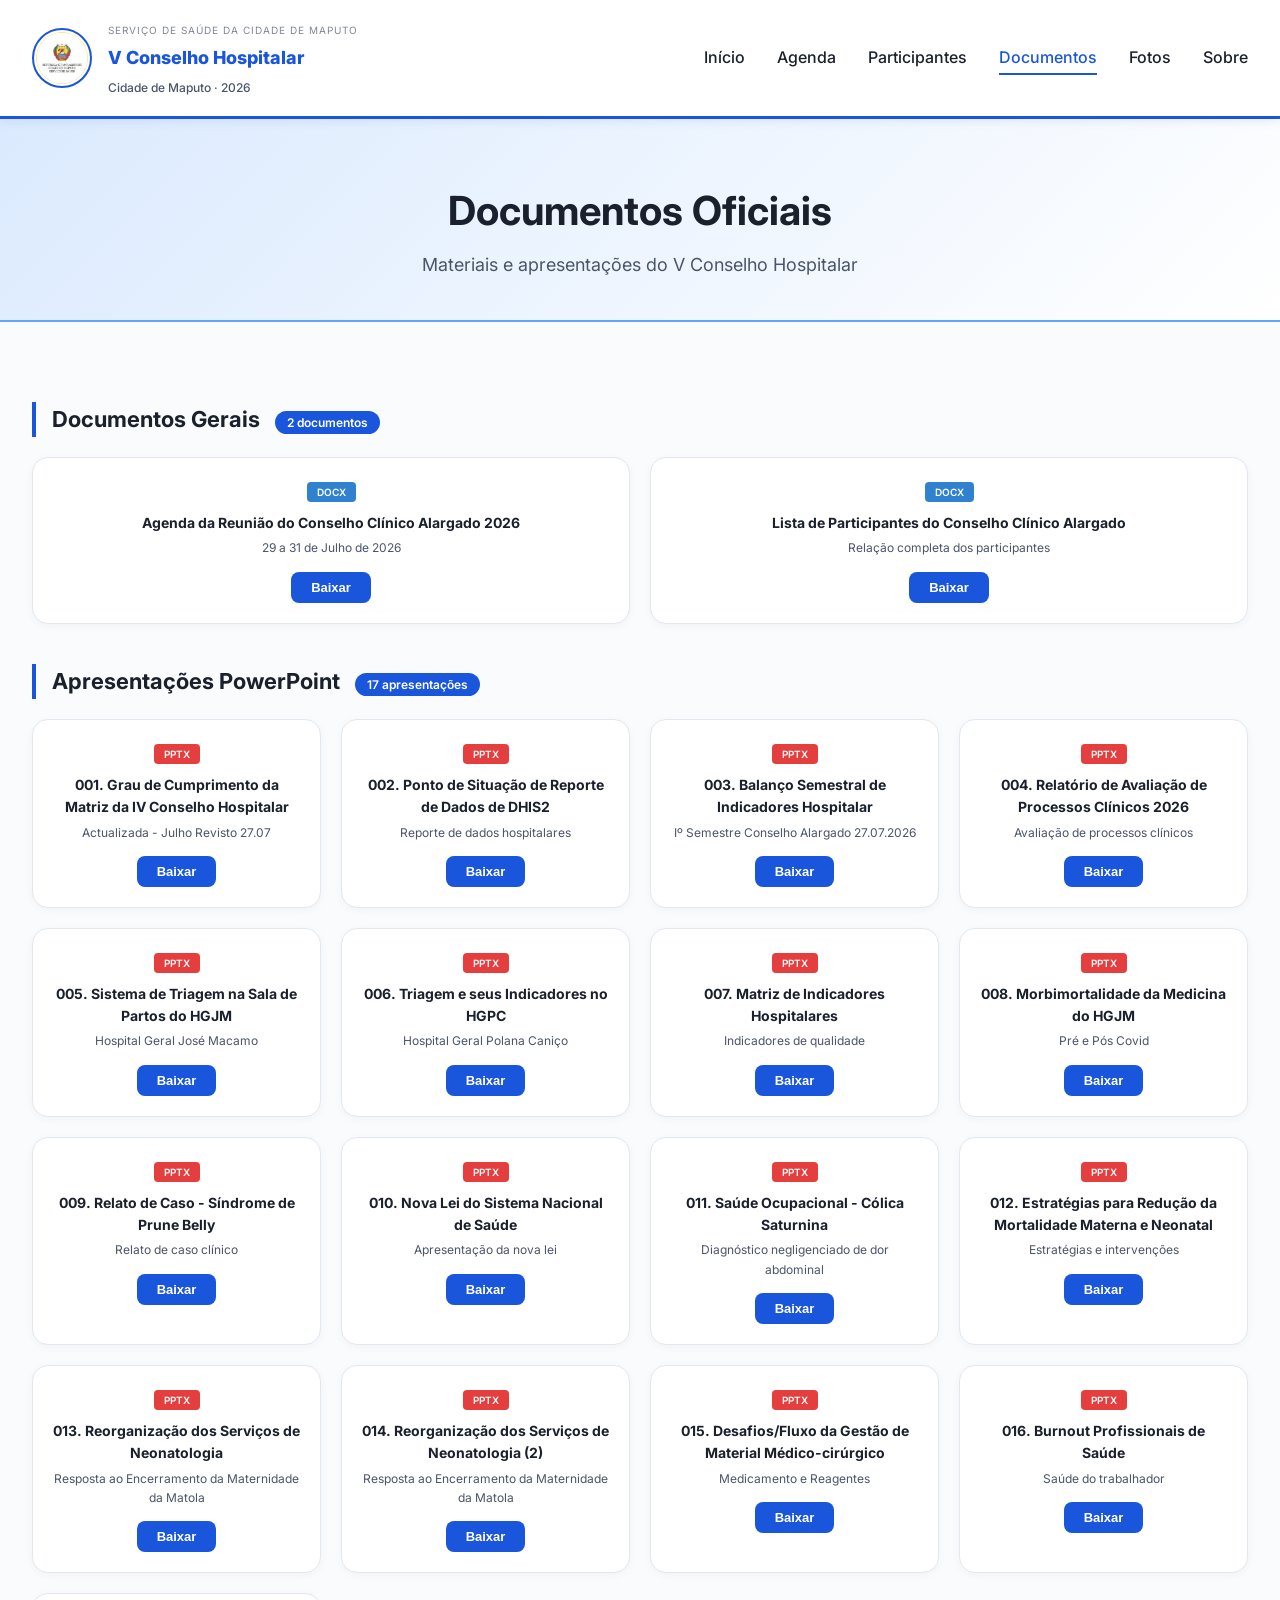
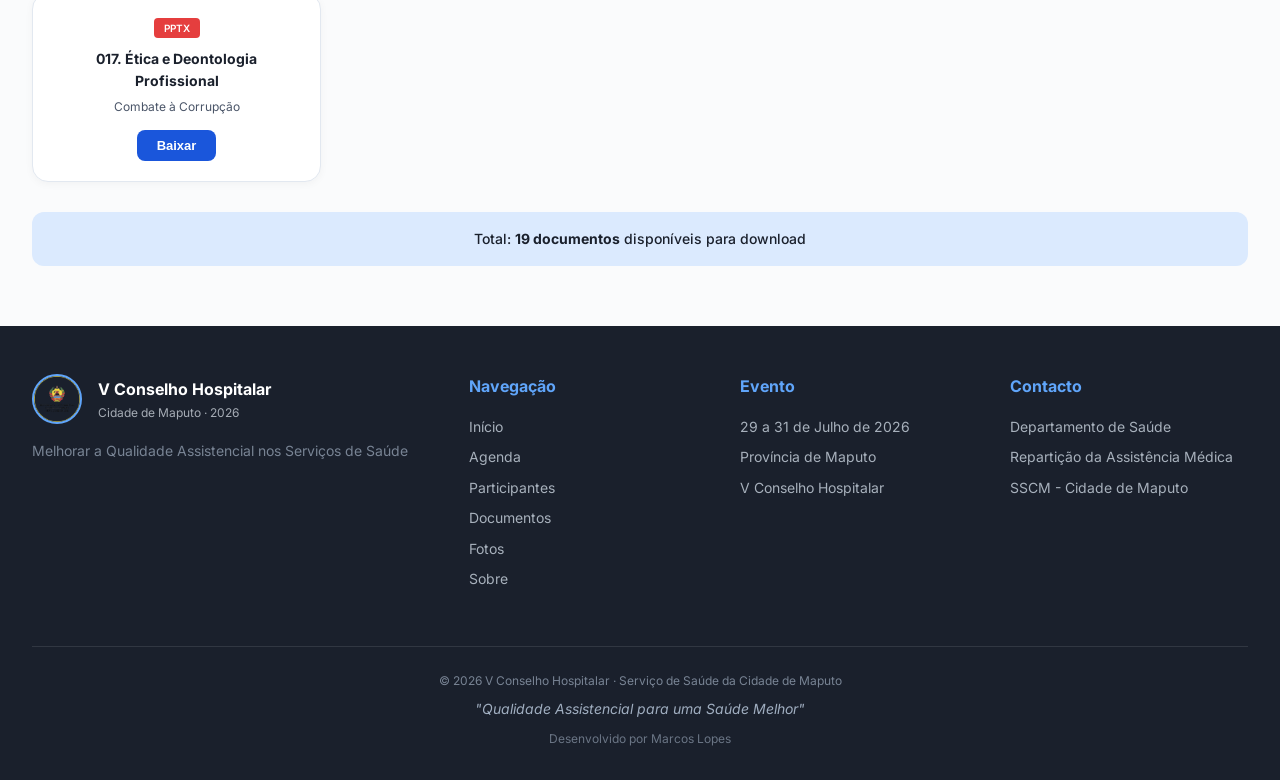
<file: documentos.html>
<!DOCTYPE html>
<html lang="pt-MZ">
<head>
    <meta charset="UTF-8">
    <meta name="viewport" content="width=device-width, initial-scale=1.0">
    <title>Documentos - V Conselho Hospitalar 2026</title>
    <link rel="stylesheet" href="style.css">
    <link href="https://fonts.googleapis.com/css2?family=Inter:wght@300;400;500;600;700;800;900&display=swap" rel="stylesheet">
    <style>
        .documentos-page { padding: 40px 0 60px; }
        .page-header {
            background: linear-gradient(135deg, #dbeafe 0%, #ffffff 100%);
            padding: 60px 0 40px; text-align: center; border-bottom: 2px solid #60a5fa;
        }
        .page-header h1 { font-size: 40px; color: #1a202c; }
        .page-header p { color: #4a5568; margin-top: 8px; font-size: 18px; }

        .categoria-documentos {
            margin-top: 40px; margin-bottom: 20px; font-size: 22px; font-weight: 700;
            color: var(--text-dark); border-left: 4px solid var(--primary); padding-left: 16px;
        }
        .categoria-badge {
            display: inline-block; background: var(--primary); color: white;
            padding: 2px 12px; border-radius: 12px; font-size: 12px; font-weight: 600;
            margin-left: 10px;
        }

        .documentos-grid {
            display: grid; grid-template-columns: repeat(auto-fit, minmax(280px, 1fr));
            gap: 20px; margin-top: 20px;
        }
        .documento-card {
            background: var(--white); padding: 20px 20px; border-radius: 16px;
            text-align: center; border: 1px solid #e2e8f0; transition: all 0.3s;
            box-shadow: 0 2px 8px rgba(0,0,0,0.04);
        }
        .documento-card:hover { transform: translateY(-5px); box-shadow: 0 10px 30px rgba(0,0,0,0.1); border-color: var(--primary); }
        .documento-card h3 { font-size: 14px; color: var(--text-dark); margin-bottom: 4px; }
        .documento-card p { font-size: 12px; color: var(--text-light); margin-bottom: 14px; }
        .documento-card .tipo { 
            display: inline-block; padding: 2px 10px; border-radius: 4px; 
            font-size: 10px; font-weight: 600; margin-bottom: 10px;
        }
        .documento-card .tipo.pptx { background: #e53e3e; color: white; }
        .documento-card .tipo.docx { background: #3182ce; color: white; }

        .btn-download {
            display: inline-block; background: var(--primary); color: white; padding: 8px 20px;
            border-radius: 8px; text-decoration: none; font-weight: 600; font-size: 13px;
            transition: background 0.3s; border: none; cursor: pointer;
        }
        .btn-download:hover { background: var(--primary-dark); }

        @media (max-width: 768px) {
            .page-header h1 { font-size: 28px; }
            .documentos-grid { grid-template-columns: 1fr; }
        }
    </style>
</head>
<body>
    <header class="header">
        <div class="container">
            <div class="logo-area">
                <div class="emblema">
                    <img src="assets/images/logo.png" alt="Logo" class="logo-img" onerror="this.src='https://via.placeholder.com/80x80?text=SSCM'">
                </div>
                <div class="titulo-logo">
                    <span class="pequeno">Serviço de Saúde da Cidade de Maputo</span>
                    <h1>V Conselho Hospitalar</h1>
                    <span class="subtitulo">Cidade de Maputo · 2026</span>
                </div>
            </div>
            <nav class="nav">
                <button class="mobile-menu-btn" id="mobileMenuBtn">☰</button>
                <ul class="nav-list" id="navList">
                    <li><a href="index.html">Início</a></li>
                    <li><a href="agenda.html">Agenda</a></li>
                    <li><a href="participantes.html">Participantes</a></li>
                    <li><a href="documentos.html" class="active">Documentos</a></li>
                    <li><a href="fotos.html">Fotos</a></li>
                    <li><a href="sobre.html">Sobre</a></li>
                </ul>
            </nav>
        </div>
    </header>

    <main>
        <section class="page-header">
            <div class="container">
                <h1>Documentos Oficiais</h1>
                <p>Materiais e apresentações do V Conselho Hospitalar</p>
            </div>
        </section>

        <section class="documentos-page">
            <div class="container">
                <!-- AGENDA E LISTA -->
                <div class="categoria-documentos">
                    Documentos Gerais
                    <span class="categoria-badge">2 documentos</span>
                </div>
                <div class="documentos-grid">
                    <div class="documento-card fade-up">
                        <span class="tipo docx">DOCX</span>
                        <h3>Agenda da Reunião do Conselho Clínico Alargado 2026</h3>
                        <p>29 a 31 de Julho de 2026</p>
                        <button onclick="baixarArquivo('018_Agenda_Conselho_Clinico_Alargado_2026.docx', 'Agenda-Conselho-Clinico-Alargado-2026.docx')" class="btn-download">Baixar</button>
                    </div>
                    <div class="documento-card fade-up delay-1">
                        <span class="tipo docx">DOCX</span>
                        <h3>Lista de Participantes do Conselho Clínico Alargado</h3>
                        <p>Relação completa dos participantes</p>
                        <button onclick="baixarArquivo('019_Lista_Participantes_Conselho_Clinico_Alargado.docx', 'Lista-Participantes-Conselho-Clinico-Alargado.docx')" class="btn-download">Baixar</button>
                    </div>
                </div>

                <!-- APRESENTAÇÕES POWERPOINT -->
                <div class="categoria-documentos">
                    Apresentações PowerPoint
                    <span class="categoria-badge">17 apresentações</span>
                </div>
                <div class="documentos-grid">
                    <div class="documento-card fade-up">
                        <span class="tipo pptx">PPTX</span>
                        <h3>001. Grau de Cumprimento da Matriz da IV Conselho Hospitalar</h3>
                        <p>Actualizada - Julho Revisto 27.07</p>
                        <button onclick="baixarArquivo('001_Grau_Cumprimento_Matriz_IV_Conselho_Hospitalar.pptx', '001-Grau-Cumprimento-Matriz-IV-Conselho-Hospitalar.pptx')" class="btn-download">Baixar</button>
                    </div>
                    <div class="documento-card fade-up delay-1">
                        <span class="tipo pptx">PPTX</span>
                        <h3>002. Ponto de Situação de Reporte de Dados de DHIS2</h3>
                        <p>Reporte de dados hospitalares</p>
                        <button onclick="baixarArquivo('002_Ponto_Situacao_Reporte_Dados_DHIS2.pptx', '002-Ponto-Situacao-Reporte-Dados-DHIS2.pptx')" class="btn-download">Baixar</button>
                    </div>
                    <div class="documento-card fade-up delay-2">
                        <span class="tipo pptx">PPTX</span>
                        <h3>003. Balanço Semestral de Indicadores Hospitalar</h3>
                        <p>Iº Semestre Conselho Alargado 27.07.2026</p>
                        <button onclick="baixarArquivo('003_Balanco_Semestral_Indicadores_Hospitalar.pptx', '003-Balanco-Semestral-Indicadores-Hospitalar.pptx')" class="btn-download">Baixar</button>
                    </div>
                    <div class="documento-card fade-up delay-3">
                        <span class="tipo pptx">PPTX</span>
                        <h3>004. Relatório de Avaliação de Processos Clínicos 2026</h3>
                        <p>Avaliação de processos clínicos</p>
                        <button onclick="baixarArquivo('004_Relatorio_Avaliacao_Processos_Clinicos_2026.pptx', '004-Relatorio-Avaliacao-Processos-Clinicos-2026.pptx')" class="btn-download">Baixar</button>
                    </div>
                    <div class="documento-card fade-up delay-4">
                        <span class="tipo pptx">PPTX</span>
                        <h3>005. Sistema de Triagem na Sala de Partos do HGJM</h3>
                        <p>Hospital Geral José Macamo</p>
                        <button onclick="baixarArquivo('005_Sistema_de_Triagem_na_Sala_de_Partos_do_HGIM.pptx', '005-Sistema-Triagem-Sala-Partos-HGJM.pptx')" class="btn-download">Baixar</button>
                    </div>
                    <div class="documento-card fade-up delay-5">
                        <span class="tipo pptx">PPTX</span>
                        <h3>006. Triagem e seus Indicadores no HGPC</h3>
                        <p>Hospital Geral Polana Caniço</p>
                        <button onclick="baixarArquivo('006_Triagem_Indicadores_HGIP.pptx', '006-Triagem-Indicadores-HGPC.pptx')" class="btn-download">Baixar</button>
                    </div>
                    <div class="documento-card fade-up delay-6">
                        <span class="tipo pptx">PPTX</span>
                        <h3>007. Matriz de Indicadores Hospitalares</h3>
                        <p>Indicadores de qualidade</p>
                        <button onclick="baixarArquivo('007_Matriz_Indicadores_HGIP.pptx', '007-Matriz-Indicadores-Hospitalares.pptx')" class="btn-download">Baixar</button>
                    </div>
                    <div class="documento-card fade-up delay-7">
                        <span class="tipo pptx">PPTX</span>
                        <h3>008. Morbimortalidade da Medicina do HGJM</h3>
                        <p>Pré e Pós Covid</p>
                        <button onclick="baixarArquivo('008_Motimortalidade_Medicina_HGIM.pptx', '008-Morbimortalidade-Medicina-HGJM.pptx')" class="btn-download">Baixar</button>
                    </div>
                    <div class="documento-card fade-up delay-8">
                        <span class="tipo pptx">PPTX</span>
                        <h3>009. Relato de Caso - Síndrome de Prune Belly</h3>
                        <p>Relato de caso clínico</p>
                        <button onclick="baixarArquivo('009_Relato_Caso_Sindrome_Pune_Belly.pptx', '009-Relato-Caso-Sindrome-Prunebelly.pptx')" class="btn-download">Baixar</button>
                    </div>
                    <div class="documento-card fade-up delay-9">
                        <span class="tipo pptx">PPTX</span>
                        <h3>010. Nova Lei do Sistema Nacional de Saúde</h3>
                        <p>Apresentação da nova lei</p>
                        <button onclick="baixarArquivo('010_Novo_Lei_Sistema_Nacional_Saude.pptx', '010-Nova-Lei-Sistema-Nacional-Saude.pptx')" class="btn-download">Baixar</button>
                    </div>
                    <div class="documento-card fade-up delay-10">
                        <span class="tipo pptx">PPTX</span>
                        <h3>011. Saúde Ocupacional - Cólica Saturnina</h3>
                        <p>Diagnóstico negligenciado de dor abdominal</p>
                        <button onclick="baixarArquivo('011_Saude_Ocupacional_Colica_Saturnina.pptx', '011-Saude-Ocupacional-Colica-Saturnina.pptx')" class="btn-download">Baixar</button>
                    </div>
                    <div class="documento-card fade-up delay-11">
                        <span class="tipo pptx">PPTX</span>
                        <h3>012. Estratégias para Redução da Mortalidade Materna e Neonatal</h3>
                        <p>Estratégias e intervenções</p>
                        <button onclick="baixarArquivo('012_Estratégias_Redução_Mortalidade_Matema_Neonatal.pptx', '012-Estrategias-Reducao-Mortalidade-Materna-Neonatal.pptx')" class="btn-download">Baixar</button>
                    </div>
                    <div class="documento-card fade-up delay-12">
                        <span class="tipo pptx">PPTX</span>
                        <h3>013. Reorganização dos Serviços de Neonatologia</h3>
                        <p>Resposta ao Encerramento da Maternidade da Matola</p>
                        <button onclick="baixarArquivo('013_Reorganizacao_Serviços_Neonatologia.pptx', '013-Reorganizacao-Servicos-Neonatologia.pptx')" class="btn-download">Baixar</button>
                    </div>
                    <div class="documento-card fade-up delay-13">
                        <span class="tipo pptx">PPTX</span>
                        <h3>014. Reorganização dos Serviços de Neonatologia (2)</h3>
                        <p>Resposta ao Encerramento da Maternidade da Matola</p>
                        <button onclick="baixarArquivo('014_Reorganizacao_Serviços_Neonatologia_2.pptx', '014-Reorganizacao-Servicos-Neonatologia-2.pptx')" class="btn-download">Baixar</button>
                    </div>
                    <div class="documento-card fade-up delay-14">
                        <span class="tipo pptx">PPTX</span>
                        <h3>015. Desafios/Fluxo da Gestão de Material Médico-cirúrgico</h3>
                        <p>Medicamento e Reagentes</p>
                        <button onclick="baixarArquivo('015_Desafios_Fluxo_Gestão_Material_Medico.pptx', '015-Desafios-Fluxo-Gestao-Material-Medico.pptx')" class="btn-download">Baixar</button>
                    </div>
                    <div class="documento-card fade-up delay-15">
                        <span class="tipo pptx">PPTX</span>
                        <h3>016. Burnout Profissionais de Saúde</h3>
                        <p>Saúde do trabalhador</p>
                        <button onclick="baixarArquivo('016_Burnout_Profissionais_Saude.pptx', '016-Burnout-Profissionais-Saude.pptx')" class="btn-download">Baixar</button>
                    </div>
                    <div class="documento-card fade-up delay-16">
                        <span class="tipo pptx">PPTX</span>
                        <h3>017. Ética e Deontologia Profissional</h3>
                        <p>Combate à Corrupção</p>
                        <button onclick="baixarArquivo('017_Etica_Deontologia_Profissional_Combate_Corrupcao.pptx', '017-Etica-Deontologia-Profissional-Combate-Corrupcao.pptx')" class="btn-download">Baixar</button>
                    </div>
                </div>

                <div style="text-align: center; margin-top: 30px; padding: 16px; background: var(--primary-bg); border-radius: 12px;">
                    <p style="margin: 0; font-size: 14px; color: var(--text-dark); font-weight: 500;">
                        Total: <strong>19 documentos</strong> disponíveis para download
                    </p>
                </div>
            </div>
        </section>
    </main>

    <footer class="footer">
        <div class="container">
            <div class="footer-content">
                <div class="footer-info">
                    <div class="footer-logo">
                        <img src="assets/images/logo.png" alt="Logo" class="logo-footer" onerror="this.src='https://via.placeholder.com/50x50?text=SSCM'">
                        <div><h3>V Conselho Hospitalar</h3><p>Cidade de Maputo · 2026</p></div>
                    </div>
                    <p class="footer-desc">Melhorar a Qualidade Assistencial nos Serviços de Saúde</p>
                </div>
                <div class="footer-links">
                    <div><h4>Navegação</h4><ul><li><a href="index.html">Início</a></li><li><a href="agenda.html">Agenda</a></li><li><a href="participantes.html">Participantes</a></li><li><a href="documentos.html">Documentos</a></li><li><a href="fotos.html">Fotos</a></li><li><a href="sobre.html">Sobre</a></li></ul></div>
                    <div><h4>Evento</h4><ul><li>29 a 31 de Julho de 2026</li><li>Província de Maputo</li><li>V Conselho Hospitalar</li></ul></div>
                    <div><h4>Contacto</h4><ul><li>Departamento de Saúde</li><li>Repartição da Assistência Médica</li><li>SSCM - Cidade de Maputo</li></ul></div>
                </div>
            </div>
            <div class="footer-bottom">
                <p>© 2026 V Conselho Hospitalar · Serviço de Saúde da Cidade de Maputo</p>
                <p class="lema-footer">"Qualidade Assistencial para uma Saúde Melhor"</p>
                <p style="margin-top: 8px; font-size: 12px; opacity: 0.6;">Desenvolvido por Marcos Lopes</p>
            </div>
        </div>
    </footer>

    <script>
        // FUNÇÃO DE DOWNLOAD CORRIGIDA - SEM FETCH
        function baixarArquivo(nomeArquivo, nomeDownload) {
            const url = 'assets/docs/' + nomeArquivo;
            const btn = event.target;
            const textoOriginal = btn.innerHTML;
            
            btn.innerHTML = 'Baixando...';
            btn.disabled = true;
            
            // Criar um link direto e forçar o download
            const link = document.createElement('a');
            link.href = url;
            link.download = nomeDownload;
            link.style.display = 'none';
            document.body.appendChild(link);
            link.click();
            document.body.removeChild(link);
            
            btn.innerHTML = 'Baixado!';
            btn.disabled = false;
            setTimeout(function() { 
                btn.innerHTML = textoOriginal; 
            }, 2000);
        }

        // Menu Mobile
        var mobileMenuBtn = document.getElementById('mobileMenuBtn');
        var navList = document.getElementById('navList');
        if (mobileMenuBtn) {
            mobileMenuBtn.addEventListener('click', function() { 
                navList.classList.toggle('active'); 
            });
        }
        document.querySelectorAll('.nav-list a').forEach(function(link) {
            link.addEventListener('click', function() { 
                navList.classList.remove('active'); 
            });
        });

        // Animações de scroll
        var observerOptions = { threshold: 0.15, rootMargin: '0px 0px -50px 0px' };
        var observer = new IntersectionObserver(function(entries) {
            entries.forEach(function(entry) {
                if (entry.isIntersecting) entry.target.classList.add('visible');
            });
        }, observerOptions);
        document.querySelectorAll('.fade-up').forEach(function(el) { 
            observer.observe(el); 
        });
    </script>
</body>
</html>
</file>
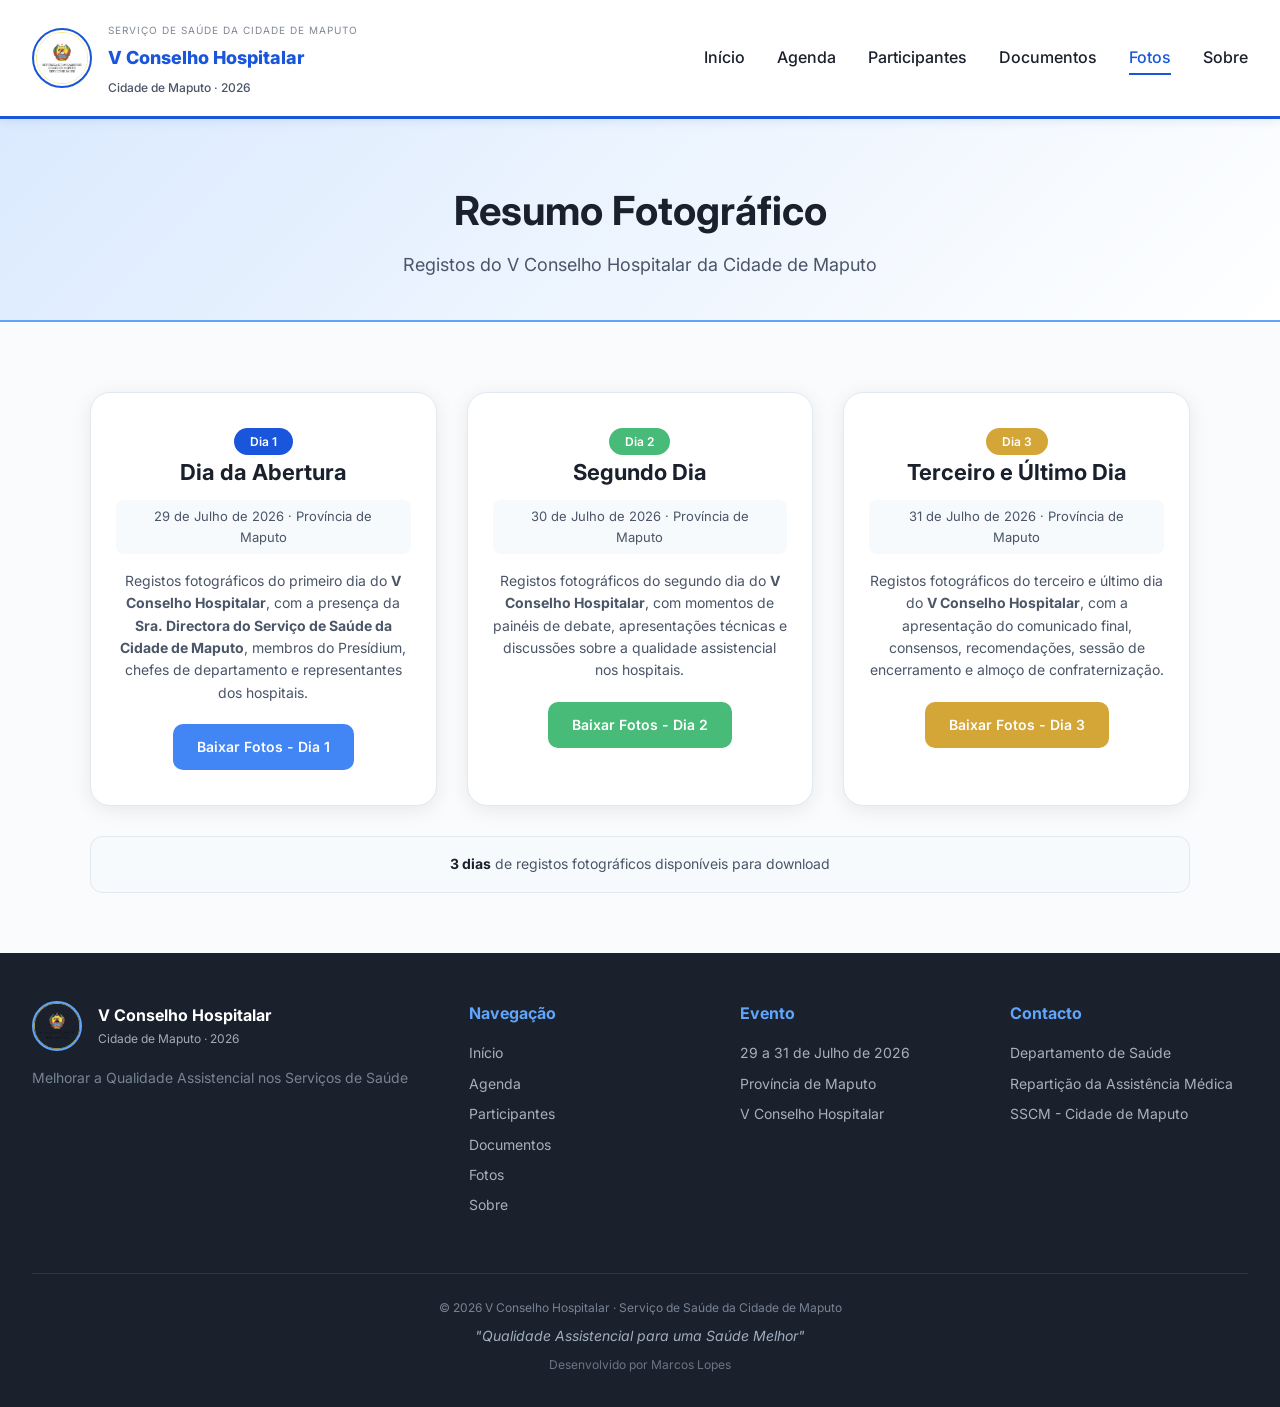
<file: fotos.html>
<!DOCTYPE html>
<html lang="pt-MZ">
<head>
    <meta charset="UTF-8">
    <meta name="viewport" content="width=device-width, initial-scale=1.0">
    <title>Fotos - V Conselho Hospitalar 2026</title>
    <link rel="stylesheet" href="style.css">
    <link href="https://fonts.googleapis.com/css2?family=Inter:wght@300;400;500;600;700;800;900&display=swap" rel="stylesheet">
    <style>
        .fotos-page {
            padding: 40px 0 60px;
        }

        .page-header {
            background: linear-gradient(135deg, #dbeafe 0%, #ffffff 100%);
            padding: 60px 0 40px;
            text-align: center;
            border-bottom: 2px solid #60a5fa;
        }

        .page-header h1 {
            font-size: 40px;
            color: #1a202c;
        }

        .page-header p {
            color: #4a5568;
            margin-top: 8px;
            font-size: 18px;
        }

        .fotos-grid {
            display: grid;
            grid-template-columns: repeat(3, 1fr);
            gap: 30px;
            max-width: 1100px;
            margin: 30px auto;
        }

        .resumo-card {
            background: white;
            border-radius: 20px;
            padding: 35px 25px;
            box-shadow: 0 4px 20px rgba(0,0,0,0.08);
            text-align: center;
            border: 1px solid #e2e8f0;
            transition: all 0.3s ease;
        }

        .resumo-card:hover {
            transform: translateY(-5px);
            box-shadow: 0 8px 30px rgba(0,0,0,0.12);
            border-color: var(--primary);
        }

        .resumo-card .dia-tag {
            display: inline-block;
            padding: 4px 16px;
            border-radius: 20px;
            font-size: 12px;
            font-weight: 600;
            color: white;
        }

        .resumo-card .dia-tag.dia1 {
            background: var(--primary);
        }

        .resumo-card .dia-tag.dia2 {
            background: #48bb78;
        }

        .resumo-card .dia-tag.dia3 {
            background: #d4a537;
        }

        .resumo-card h2 {
            font-size: 22px;
            color: #1a202c;
            margin-bottom: 10px;
        }

        .resumo-card .data-evento {
            display: inline-block;
            background: #f7fafc;
            padding: 6px 16px;
            border-radius: 8px;
            font-size: 13px;
            color: #4a5568;
            margin-bottom: 16px;
        }

        .resumo-card p {
            color: #4a5568;
            line-height: 1.6;
            margin-bottom: 20px;
            font-size: 14px;
        }

        .btn-google-drive {
            display: inline-block;
            background: #4285f4;
            color: white;
            padding: 12px 24px;
            border-radius: 10px;
            text-decoration: none;
            font-weight: 600;
            font-size: 14px;
            transition: all 0.3s;
            border: none;
            cursor: pointer;
        }

        .btn-google-drive:hover {
            background: #3367d6;
            transform: translateY(-3px);
            box-shadow: 0 8px 25px rgba(66, 133, 244, 0.35);
        }

        .btn-google-drive.dia2-drive {
            background: #48bb78;
        }

        .btn-google-drive.dia2-drive:hover {
            background: #38a169;
            box-shadow: 0 8px 25px rgba(72, 187, 120, 0.35);
        }

        .btn-google-drive.dia3-drive {
            background: #d4a537;
        }

        .btn-google-drive.dia3-drive:hover {
            background: #c4942a;
            box-shadow: 0 8px 25px rgba(212, 165, 55, 0.35);
        }

        .total-fotos {
            text-align: center;
            margin-top: 20px;
            padding: 16px;
            background: #f7fafc;
            border-radius: 12px;
            border: 1px solid #e2e8f0;
            max-width: 1100px;
            margin-left: auto;
            margin-right: auto;
        }

        .total-fotos p {
            margin: 0;
            font-size: 14px;
            color: #4a5568;
        }

        .total-fotos strong {
            color: #1a202c;
        }

        @media (max-width: 1024px) {
            .fotos-grid {
                grid-template-columns: repeat(2, 1fr);
                padding: 0 20px;
            }
        }

        @media (max-width: 768px) {
            .page-header h1 {
                font-size: 28px;
            }
            .fotos-grid {
                grid-template-columns: 1fr;
                gap: 20px;
                padding: 0 15px;
            }
            .resumo-card {
                padding: 24px 20px;
            }
            .resumo-card h2 {
                font-size: 20px;
            }
            .btn-google-drive {
                padding: 12px 20px;
                font-size: 14px;
            }
        }
    </style>
</head>
<body>
    <header class="header">
        <div class="container">
            <div class="logo-area">
                <div class="emblema">
                    <img src="assets/images/logo.png" alt="Logo" class="logo-img" onerror="this.src='https://via.placeholder.com/80x80?text=SSCM'">
                </div>
                <div class="titulo-logo">
                    <span class="pequeno">Serviço de Saúde da Cidade de Maputo</span>
                    <h1>V Conselho Hospitalar</h1>
                    <span class="subtitulo">Cidade de Maputo · 2026</span>
                </div>
            </div>
            <nav class="nav">
                <button class="mobile-menu-btn" id="mobileMenuBtn">☰</button>
                <ul class="nav-list" id="navList">
                    <li><a href="index.html">Início</a></li>
                    <li><a href="agenda.html">Agenda</a></li>
                    <li><a href="participantes.html">Participantes</a></li>
                    <li><a href="documentos.html">Documentos</a></li>
                    <li><a href="fotos.html" class="active">Fotos</a></li>
                    <li><a href="sobre.html">Sobre</a></li>
                </ul>
            </nav>
        </div>
    </header>

    <main>
        <section class="page-header">
            <div class="container">
                <h1> Resumo Fotográfico</h1>
                <p>Registos do V Conselho Hospitalar da Cidade de Maputo</p>
            </div>
        </section>

        <section class="fotos-page">
            <div class="container">
                <div class="fotos-grid">
                    <!-- DIA 1 -->
                    <div class="resumo-card fade-up">
                        <span class="dia-tag dia1">Dia 1</span>
                        <h2>Dia da Abertura</h2>
                        <div class="data-evento">
                            29 de Julho de 2026 · Província de Maputo
                        </div>
                        <p>
                            Registos fotográficos do primeiro dia do <strong>V Conselho Hospitalar</strong>,
                            com a presença da <strong>Sra. Directora do Serviço de Saúde da Cidade de Maputo</strong>,
                            membros do Presídium, chefes de departamento e representantes dos hospitais.
                        </p>
                        <a href="https://drive.google.com/drive/folders/https://drive.google.com/drive/folders/1VbUDKtsMDfy3qan5rBMRVj18exOcdMEx" target="_blank" class="btn-google-drive">
                            Baixar Fotos - Dia 1
                        </a>
                    </div>

                    <!-- DIA 2 -->
                    <div class="resumo-card fade-up delay-1">
                        <span class="dia-tag dia2">Dia 2</span>
                        <h2>Segundo Dia</h2>
                        <div class="data-evento">
                            30 de Julho de 2026 · Província de Maputo
                        </div>
                        <p>
                            Registos fotográficos do segundo dia do <strong>V Conselho Hospitalar</strong>,
                            com momentos de painéis de debate, apresentações técnicas e discussões
                            sobre a qualidade assistencial nos hospitais.
                        </p>
                        <a href="https://drive.google.com/drive/folders/https://drive.google.com/drive/folders/1_lC7ZCikOAnOgxm1_SZcypMsgRa7BCjN" target="_blank" class="btn-google-drive dia2-drive">
                            Baixar Fotos - Dia 2
                        </a>
                    </div>

                    <!-- DIA 3 -->
                    <div class="resumo-card fade-up delay-2">
                        <span class="dia-tag dia3">Dia 3</span>
                        <h2>Terceiro e Último Dia</h2>
                        <div class="data-evento">
                            31 de Julho de 2026 · Província de Maputo
                        </div>
                        <p>
                            Registos fotográficos do terceiro e último dia do <strong>V Conselho Hospitalar</strong>,
                            com a apresentação do comunicado final, consensos, recomendações,
                            sessão de encerramento e almoço de confraternização.
                        </p>
                        <a href="https://drive.google.com/drive/folders/SEU-LINK-DIA-3" target="_blank" class="btn-google-drive dia3-drive">
                            Baixar Fotos - Dia 3
                        </a>
                    </div>
                </div>

                <div class="total-fotos">
                    <p><strong>3 dias</strong> de registos fotográficos disponíveis para download</p>
                </div>
            </div>
        </section>
    </main>

    <footer class="footer">
        <div class="container">
            <div class="footer-content">
                <div class="footer-info">
                    <div class="footer-logo">
                        <img src="assets/images/logo.png" alt="Logo" class="logo-footer" onerror="this.src='https://via.placeholder.com/50x50?text=SSCM'">
                        <div>
                            <h3>V Conselho Hospitalar</h3>
                            <p>Cidade de Maputo · 2026</p>
                        </div>
                    </div>
                    <p class="footer-desc">Melhorar a Qualidade Assistencial nos Serviços de Saúde</p>
                </div>
                <div class="footer-links">
                    <div>
                        <h4>Navegação</h4>
                        <ul>
                            <li><a href="index.html">Início</a></li>
                            <li><a href="agenda.html">Agenda</a></li>
                            <li><a href="participantes.html">Participantes</a></li>
                            <li><a href="documentos.html">Documentos</a></li>
                            <li><a href="fotos.html">Fotos</a></li>
                            <li><a href="sobre.html">Sobre</a></li>
                        </ul>
                    </div>
                    <div>
                        <h4>Evento</h4>
                        <ul>
                            <li>29 a 31 de Julho de 2026</li>
                            <li>Província de Maputo</li>
                            <li>V Conselho Hospitalar</li>
                        </ul>
                    </div>
                    <div>
                        <h4>Contacto</h4>
                        <ul>
                            <li>Departamento de Saúde</li>
                            <li>Repartição da Assistência Médica</li>
                            <li>SSCM - Cidade de Maputo</li>
                        </ul>
                    </div>
                </div>
            </div>
            <div class="footer-bottom">
                <p>© 2026 V Conselho Hospitalar · Serviço de Saúde da Cidade de Maputo</p>
                <p class="lema-footer">"Qualidade Assistencial para uma Saúde Melhor"</p>
                <p style="margin-top: 8px; font-size: 12px; opacity: 0.6;">Desenvolvido por Marcos Lopes</p>
            </div>
        </div>
    </footer>

    <script>
        // Menu Mobile
        var mobileMenuBtn = document.getElementById('mobileMenuBtn');
        var navList = document.getElementById('navList');

        if (mobileMenuBtn) {
            mobileMenuBtn.addEventListener('click', function() {
                navList.classList.toggle('active');
            });
        }

        document.querySelectorAll('.nav-list a').forEach(function(link) {
            link.addEventListener('click', function() {
                navList.classList.remove('active');
            });
        });

        // Animações
        var observerOptions = { threshold: 0.15, rootMargin: '0px 0px -50px 0px' };
        var observer = new IntersectionObserver(function(entries) {
            entries.forEach(function(entry) {
                if (entry.isIntersecting) {
                    entry.target.classList.add('visible');
                }
            });
        }, observerOptions);

        document.querySelectorAll('.fade-up').forEach(function(el) {
            observer.observe(el);
        });
    </script>
</body>
</html>
</file>
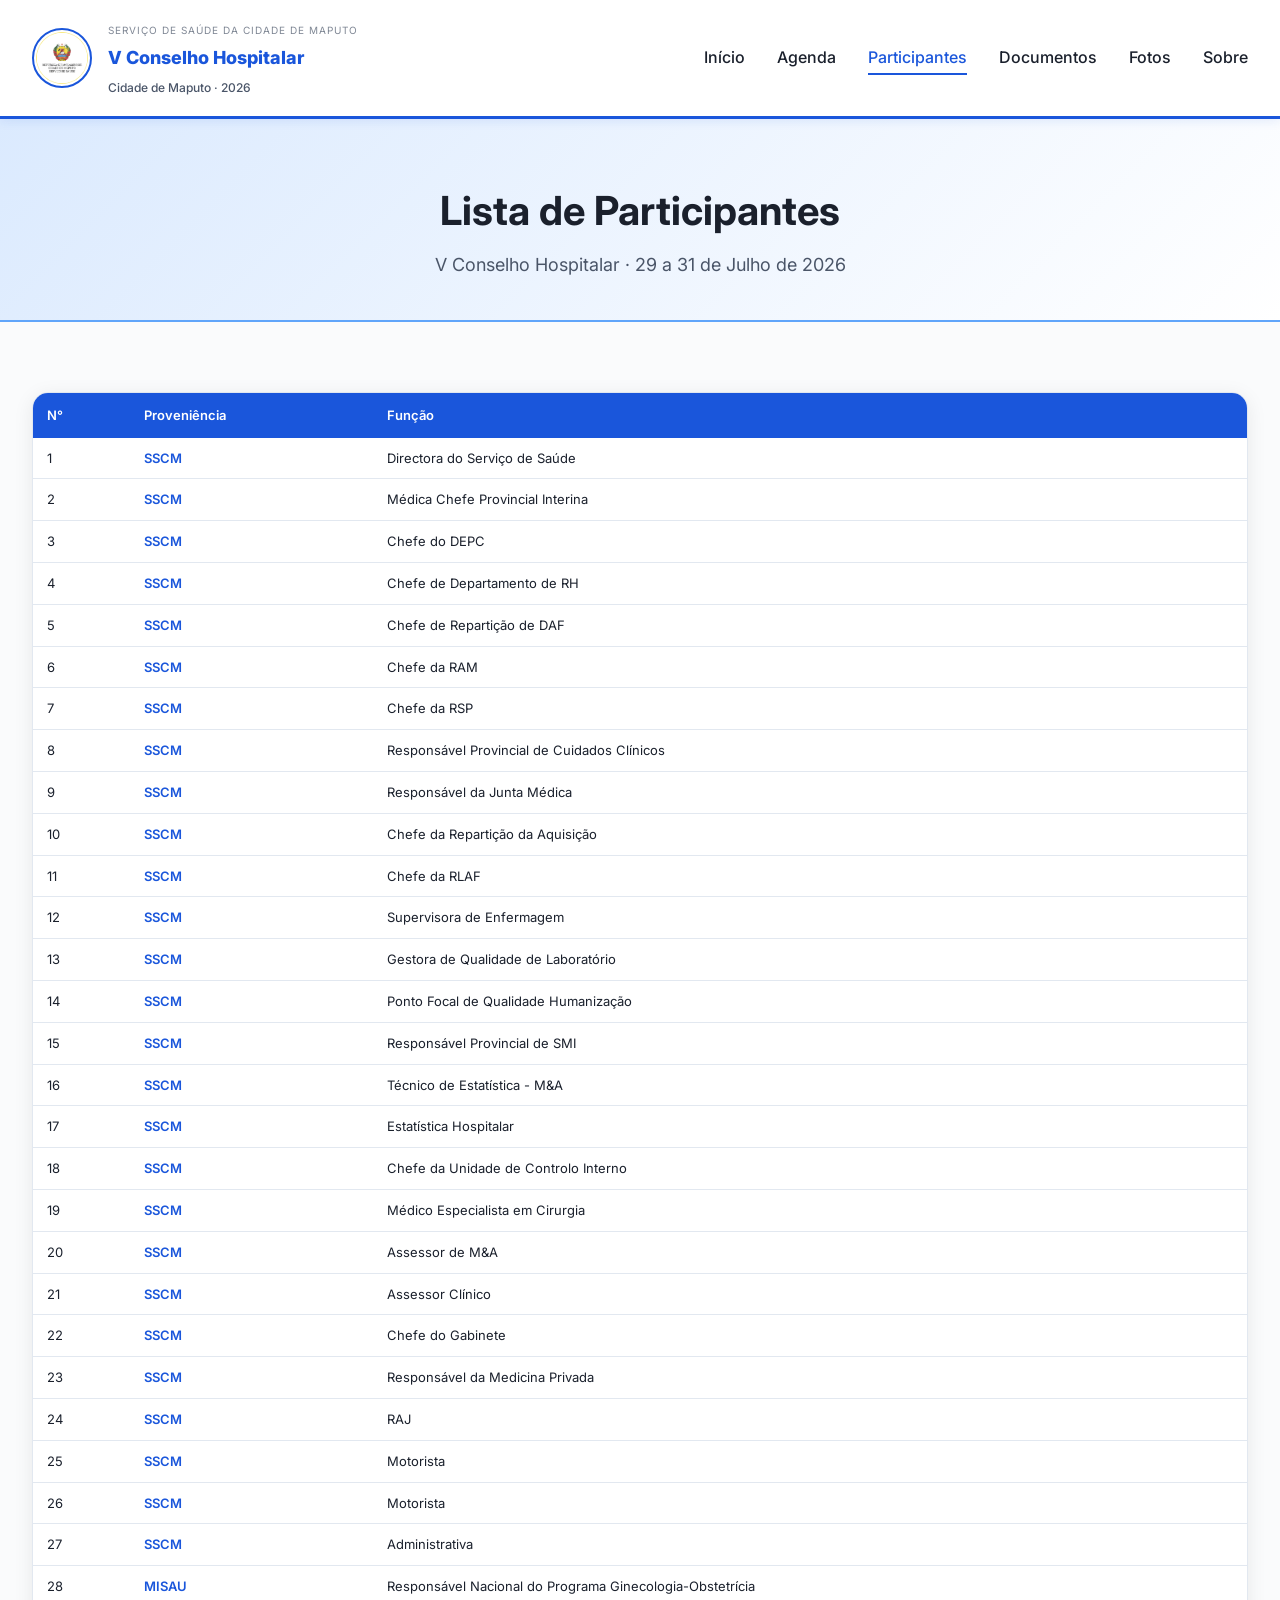
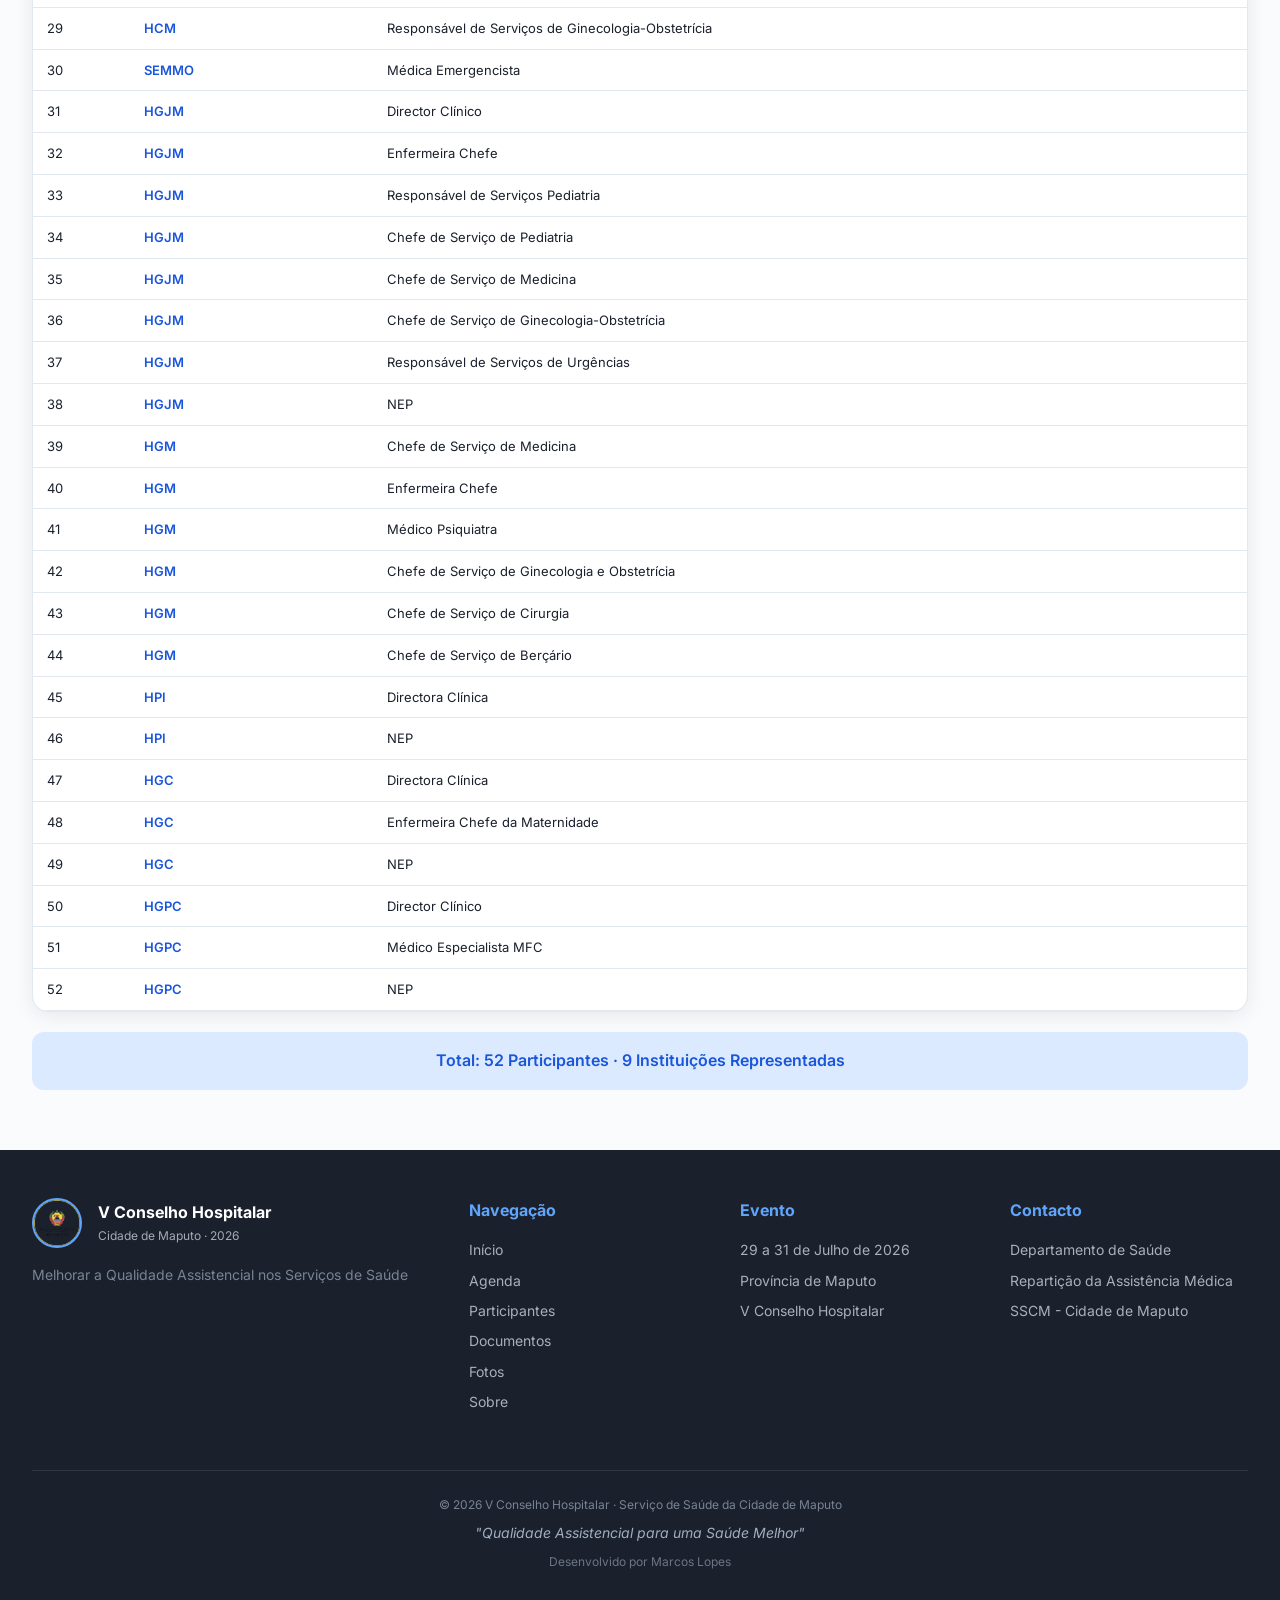
<file: participantes.html>
<!DOCTYPE html>
<html lang="pt-MZ">
<head>
    <meta charset="UTF-8">
    <meta name="viewport" content="width=device-width, initial-scale=1.0">
    <title>Participantes - V Conselho Hospitalar 2026</title>
    <link rel="stylesheet" href="style.css">
    <link href="https://fonts.googleapis.com/css2?family=Inter:wght@300;400;500;600;700;800;900&display=swap" rel="stylesheet">
    <style>
        .participantes-page { padding: 40px 0 60px; }
        .page-header {
            background: linear-gradient(135deg, #dbeafe 0%, #ffffff 100%);
            padding: 60px 0 40px; text-align: center; border-bottom: 2px solid #60a5fa;
        }
        .page-header h1 { font-size: 40px; color: #1a202c; }
        .page-header p { color: #4a5568; margin-top: 8px; font-size: 18px; }

        .tabela-participantes {
            width: 100%; overflow-x: auto; background: white; border-radius: 16px;
            box-shadow: var(--shadow); border: 1px solid #e2e8f0; margin-top: 30px;
        }
        .tabela-participantes table { width: 100%; border-collapse: collapse; font-size: 13px; }
        .tabela-participantes th { background: var(--primary); color: white; padding: 12px 14px; text-align: left; font-weight: 600; }
        .tabela-participantes td { padding: 10px 14px; border-bottom: 1px solid #e2e8f0; color: var(--text-dark); }
        .tabela-participantes tbody tr:hover { background: var(--primary-bg); }
        .tabela-participantes .proveniencia { font-weight: 600; color: var(--primary); }

        .total-participantes {
            text-align: center; margin-top: 20px; padding: 16px;
            background: var(--primary-bg); border-radius: 12px;
            font-size: 16px; font-weight: 600; color: var(--primary);
        }

        @media (max-width: 768px) {
            .page-header h1 { font-size: 28px; }
            .tabela-participantes { font-size: 12px; }
            .tabela-participantes th, .tabela-participantes td { padding: 8px 10px; }
        }
    </style>
</head>
<body>
    <header class="header">
        <div class="container">
            <div class="logo-area">
                <div class="emblema">
                    <img src="assets/images/logo.png" alt="Logo" class="logo-img" onerror="this.src='https://via.placeholder.com/80x80?text=SSCM'">
                </div>
                <div class="titulo-logo">
                    <span class="pequeno">Serviço de Saúde da Cidade de Maputo</span>
                    <h1>V Conselho Hospitalar</h1>
                    <span class="subtitulo">Cidade de Maputo · 2026</span>
                </div>
            </div>
            <nav class="nav">
                <button class="mobile-menu-btn" id="mobileMenuBtn">☰</button>
                <ul class="nav-list" id="navList">
                    <li><a href="index.html">Início</a></li>
                    <li><a href="agenda.html">Agenda</a></li>
                    <li><a href="participantes.html" class="active">Participantes</a></li>
                    <li><a href="documentos.html">Documentos</a></li>
                    <li><a href="fotos.html">Fotos</a></li>
                    <li><a href="sobre.html">Sobre</a></li>
                </ul>
            </nav>
        </div>
    </header>

    <main>
        <section class="page-header">
            <div class="container">
                <h1>Lista de Participantes</h1>
                <p>V Conselho Hospitalar · 29 a 31 de Julho de 2026</p>
            </div>
        </section>

        <section class="participantes-page">
            <div class="container">
                <div class="tabela-participantes fade-up">
                    <table>
                        <thead>
                            <tr><th>N°</th><th>Proveniência</th><th>Função</th></tr>
                        </thead>
                        <tbody>
                            <tr><td>1</td><td class="proveniencia">SSCM</td><td>Directora do Serviço de Saúde</td></tr>
                            <tr><td>2</td><td class="proveniencia">SSCM</td><td>Médica Chefe Provincial Interina</td></tr>
                            <tr><td>3</td><td class="proveniencia">SSCM</td><td>Chefe do DEPC</td></tr>
                            <tr><td>4</td><td class="proveniencia">SSCM</td><td>Chefe de Departamento de RH</td></tr>
                            <tr><td>5</td><td class="proveniencia">SSCM</td><td>Chefe de Repartição de DAF</td></tr>
                            <tr><td>6</td><td class="proveniencia">SSCM</td><td>Chefe da RAM</td></tr>
                            <tr><td>7</td><td class="proveniencia">SSCM</td><td>Chefe da RSP</td></tr>
                            <tr><td>8</td><td class="proveniencia">SSCM</td><td>Responsável Provincial de Cuidados Clínicos</td></tr>
                            <tr><td>9</td><td class="proveniencia">SSCM</td><td>Responsável da Junta Médica</td></tr>
                            <tr><td>10</td><td class="proveniencia">SSCM</td><td>Chefe da Repartição da Aquisição</td></tr>
                            <tr><td>11</td><td class="proveniencia">SSCM</td><td>Chefe da RLAF</td></tr>
                            <tr><td>12</td><td class="proveniencia">SSCM</td><td>Supervisora de Enfermagem</td></tr>
                            <tr><td>13</td><td class="proveniencia">SSCM</td><td>Gestora de Qualidade de Laboratório</td></tr>
                            <tr><td>14</td><td class="proveniencia">SSCM</td><td>Ponto Focal de Qualidade Humanização</td></tr>
                            <tr><td>15</td><td class="proveniencia">SSCM</td><td>Responsável Provincial de SMI</td></tr>
                            <tr><td>16</td><td class="proveniencia">SSCM</td><td>Técnico de Estatística - M&A</td></tr>
                            <tr><td>17</td><td class="proveniencia">SSCM</td><td>Estatística Hospitalar</td></tr>
                            <tr><td>18</td><td class="proveniencia">SSCM</td><td>Chefe da Unidade de Controlo Interno</td></tr>
                            <tr><td>19</td><td class="proveniencia">SSCM</td><td>Médico Especialista em Cirurgia</td></tr>
                            <tr><td>20</td><td class="proveniencia">SSCM</td><td>Assessor de M&A</td></tr>
                            <tr><td>21</td><td class="proveniencia">SSCM</td><td>Assessor Clínico</td></tr>
                            <tr><td>22</td><td class="proveniencia">SSCM</td><td>Chefe do Gabinete</td></tr>
                            <tr><td>23</td><td class="proveniencia">SSCM</td><td>Responsável da Medicina Privada</td></tr>
                            <tr><td>24</td><td class="proveniencia">SSCM</td><td>RAJ</td></tr>
                            <tr><td>25</td><td class="proveniencia">SSCM</td><td>Motorista</td></tr>
                            <tr><td>26</td><td class="proveniencia">SSCM</td><td>Motorista</td></tr>
                            <tr><td>27</td><td class="proveniencia">SSCM</td><td>Administrativa</td></tr>
                            <tr><td>28</td><td class="proveniencia">MISAU</td><td>Responsável Nacional do Programa Ginecologia-Obstetrícia</td></tr>
                            <tr><td>29</td><td class="proveniencia">HCM</td><td>Responsável de Serviços de Ginecologia-Obstetrícia</td></tr>
                            <tr><td>30</td><td class="proveniencia">SEMMO</td><td>Médica Emergencista</td></tr>
                            <tr><td>31</td><td class="proveniencia">HGJM</td><td>Director Clínico</td></tr>
                            <tr><td>32</td><td class="proveniencia">HGJM</td><td>Enfermeira Chefe</td></tr>
                            <tr><td>33</td><td class="proveniencia">HGJM</td><td>Responsável de Serviços Pediatria</td></tr>
                            <tr><td>34</td><td class="proveniencia">HGJM</td><td>Chefe de Serviço de Pediatria</td></tr>
                            <tr><td>35</td><td class="proveniencia">HGJM</td><td>Chefe de Serviço de Medicina</td></tr>
                            <tr><td>36</td><td class="proveniencia">HGJM</td><td>Chefe de Serviço de Ginecologia-Obstetrícia</td></tr>
                            <tr><td>37</td><td class="proveniencia">HGJM</td><td>Responsável de Serviços de Urgências</td></tr>
                            <tr><td>38</td><td class="proveniencia">HGJM</td><td>NEP</td></tr>
                            <tr><td>39</td><td class="proveniencia">HGM</td><td>Chefe de Serviço de Medicina</td></tr>
                            <tr><td>40</td><td class="proveniencia">HGM</td><td>Enfermeira Chefe</td></tr>
                            <tr><td>41</td><td class="proveniencia">HGM</td><td>Médico Psiquiatra</td></tr>
                            <tr><td>42</td><td class="proveniencia">HGM</td><td>Chefe de Serviço de Ginecologia e Obstetrícia</td></tr>
                            <tr><td>43</td><td class="proveniencia">HGM</td><td>Chefe de Serviço de Cirurgia</td></tr>
                            <tr><td>44</td><td class="proveniencia">HGM</td><td>Chefe de Serviço de Berçário</td></tr>
                            <tr><td>45</td><td class="proveniencia">HPI</td><td>Directora Clínica</td></tr>
                            <tr><td>46</td><td class="proveniencia">HPI</td><td>NEP</td></tr>
                            <tr><td>47</td><td class="proveniencia">HGC</td><td>Directora Clínica</td></tr>
                            <tr><td>48</td><td class="proveniencia">HGC</td><td>Enfermeira Chefe da Maternidade</td></tr>
                            <tr><td>49</td><td class="proveniencia">HGC</td><td>NEP</td></tr>
                            <tr><td>50</td><td class="proveniencia">HGPC</td><td>Director Clínico</td></tr>
                            <tr><td>51</td><td class="proveniencia">HGPC</td><td>Médico Especialista MFC</td></tr>
                            <tr><td>52</td><td class="proveniencia">HGPC</td><td>NEP</td></tr>
                        </tbody>
                    </table>
                </div>
                <div class="total-participantes"> Total: 52 Participantes · 9 Instituições Representadas</div>
            </div>
        </section>
    </main>

    <footer class="footer">
        <div class="container">
            <div class="footer-content">
                <div class="footer-info">
                    <div class="footer-logo">
                        <img src="assets/images/logo.png" alt="Logo" class="logo-footer" onerror="this.src='https://via.placeholder.com/50x50?text=SSCM'">
                        <div><h3>V Conselho Hospitalar</h3><p>Cidade de Maputo · 2026</p></div>
                    </div>
                    <p class="footer-desc">Melhorar a Qualidade Assistencial nos Serviços de Saúde</p>
                </div>
                <div class="footer-links">
                    <div><h4>Navegação</h4><ul><li><a href="index.html">Início</a></li><li><a href="agenda.html">Agenda</a></li><li><a href="participantes.html">Participantes</a></li><li><a href="documentos.html">Documentos</a></li><li><a href="fotos.html">Fotos</a></li><li><a href="sobre.html">Sobre</a></li></ul></div>
                    <div><h4>Evento</h4><ul><li>29 a 31 de Julho de 2026</li><li>Província de Maputo</li><li>V Conselho Hospitalar</li></ul></div>
                    <div><h4>Contacto</h4><ul><li>Departamento de Saúde</li><li>Repartição da Assistência Médica</li><li>SSCM - Cidade de Maputo</li></ul></div>
                </div>
            </div>
            <div class="footer-bottom">
                <p>© 2026 V Conselho Hospitalar · Serviço de Saúde da Cidade de Maputo</p>
                <p class="lema-footer">"Qualidade Assistencial para uma Saúde Melhor"</p>
                <p style="margin-top: 8px; font-size: 12px; opacity: 0.6;">Desenvolvido por Marcos Lopes</p>
            </div>
        </div>
    </footer>

    <script src="script.js"></script>
</body>
</html>
</file>
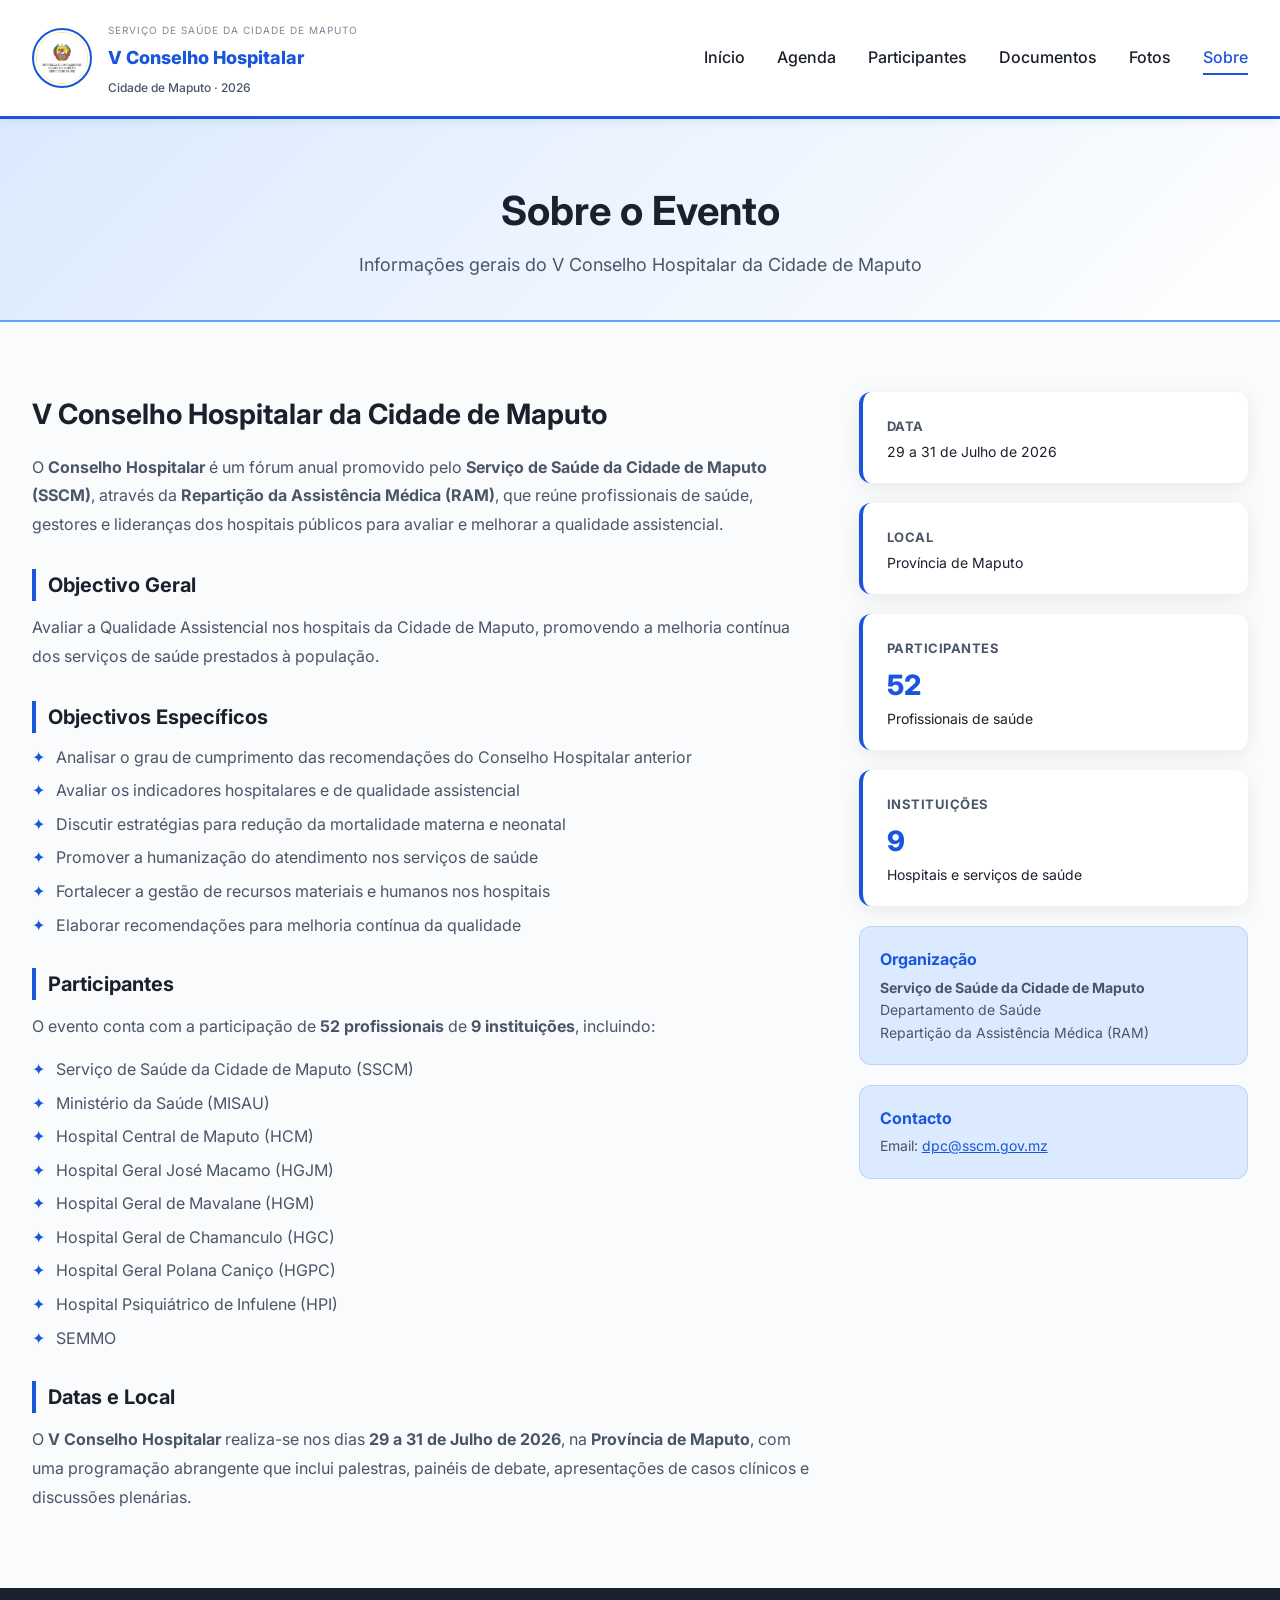
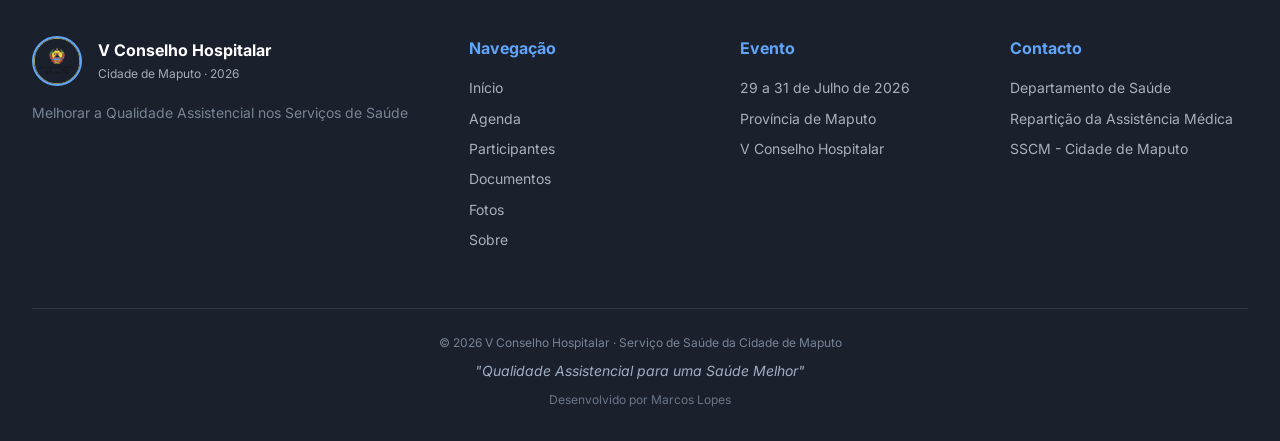
<file: sobre.html>
<!DOCTYPE html>
<html lang="pt-MZ">
<head>
    <meta charset="UTF-8">
    <meta name="viewport" content="width=device-width, initial-scale=1.0">
    <title>Sobre - V Conselho Hospitalar 2026</title>
    <link rel="stylesheet" href="style.css">
    <link href="https://fonts.googleapis.com/css2?family=Inter:wght@300;400;500;600;700;800;900&display=swap" rel="stylesheet">
    <style>
        .sobre-page {
            padding: 40px 0 60px;
        }

        .page-header {
            background: linear-gradient(135deg, #dbeafe 0%, #ffffff 100%);
            padding: 60px 0 40px;
            text-align: center;
            border-bottom: 2px solid #60a5fa;
        }

        .page-header h1 {
            font-size: 40px;
            color: #1a202c;
        }

        .page-header p {
            color: #4a5568;
            margin-top: 8px;
            font-size: 18px;
        }

        .sobre-grid {
            display: grid;
            grid-template-columns: 2fr 1fr;
            gap: 48px;
            margin-top: 30px;
        }

        .sobre-info h2 {
            font-size: 28px;
            color: var(--text-dark);
            margin-bottom: 16px;
        }

        .sobre-info h3 {
            font-size: 20px;
            color: var(--text-dark);
            margin: 30px 0 12px;
            border-left: 4px solid var(--primary);
            padding-left: 12px;
        }

        .sobre-info p {
            color: var(--text-light);
            line-height: 1.8;
            margin-bottom: 16px;
        }

        .sobre-info ul {
            padding-left: 0;
            margin-bottom: 16px;
        }

        .sobre-info li {
            color: var(--text-light);
            margin-bottom: 8px;
            list-style: none;
            padding-left: 24px;
            position: relative;
        }

        .sobre-info li::before {
            content: "✦";
            position: absolute;
            left: 0;
            color: var(--primary);
        }

        .sobre-lateral {
            display: flex;
            flex-direction: column;
            gap: 20px;
        }

        .card-info {
            background: var(--white);
            padding: 20px 24px;
            border-radius: 12px;
            box-shadow: var(--shadow);
            border-left: 4px solid var(--primary);
        }

        .card-info .card-icon {
            font-size: 28px;
            display: block;
            margin-bottom: 4px;
        }

        .card-info h4 {
            font-size: 13px;
            color: var(--text-light);
            text-transform: uppercase;
            letter-spacing: 0.5px;
            margin-bottom: 4px;
        }

        .card-info p {
            font-size: 14px;
            color: var(--text-dark);
            margin: 0;
        }

        .card-info .numero-grande {
            font-size: 28px;
            font-weight: 800;
            color: var(--primary);
            display: block;
        }

        .sobre-lateral .org-card {
            background: var(--primary-bg);
            padding: 20px;
            border-radius: 12px;
            border: 1px solid rgba(26, 86, 219, 0.15);
        }

        .sobre-lateral .org-card h4 {
            color: var(--primary);
            font-size: 16px;
            margin-bottom: 4px;
        }

        .sobre-lateral .org-card p {
            color: var(--text-light);
            font-size: 14px;
        }

        @media (max-width: 768px) {
            .sobre-grid {
                grid-template-columns: 1fr;
                gap: 32px;
            }
            .page-header h1 {
                font-size: 28px;
            }
            .sobre-info h2 {
                font-size: 24px;
            }
        }
    </style>
</head>
<body>
    <header class="header">
        <div class="container">
            <div class="logo-area">
                <div class="emblema">
                    <img src="assets/images/logo.png" alt="Logo" class="logo-img" onerror="this.src='https://via.placeholder.com/80x80?text=SSCM'">
                </div>
                <div class="titulo-logo">
                    <span class="pequeno">Serviço de Saúde da Cidade de Maputo</span>
                    <h1>V Conselho Hospitalar</h1>
                    <span class="subtitulo">Cidade de Maputo · 2026</span>
                </div>
            </div>
            <nav class="nav">
                <button class="mobile-menu-btn" id="mobileMenuBtn"></button>
                <ul class="nav-list" id="navList">
                    <li><a href="index.html">Início</a></li>
                    <li><a href="agenda.html">Agenda</a></li>
                    <li><a href="participantes.html">Participantes</a></li>
                    <li><a href="documentos.html">Documentos</a></li>
                    <li><a href="fotos.html">Fotos</a></li>
                    <li><a href="sobre.html" class="active">Sobre</a></li>
                </ul>
            </nav>
        </div>
    </header>

    <main>
        <section class="page-header">
            <div class="container">
                <h1>Sobre o Evento</h1>
                <p>Informações gerais do V Conselho Hospitalar da Cidade de Maputo</p>
            </div>
        </section>

        <section class="sobre-page">
            <div class="container">
                <div class="sobre-grid">
                    <div class="sobre-info">
                        <h2>V Conselho Hospitalar da Cidade de Maputo</h2>
                        <p>O <strong>Conselho Hospitalar</strong> é um fórum anual promovido pelo <strong>Serviço de Saúde da Cidade de Maputo (SSCM)</strong>, através da <strong>Repartição da Assistência Médica (RAM)</strong>, que reúne profissionais de saúde, gestores e lideranças dos hospitais públicos para avaliar e melhorar a qualidade assistencial.</p>

                        <h3> Objectivo Geral</h3>
                        <p>Avaliar a Qualidade Assistencial nos hospitais da Cidade de Maputo, promovendo a melhoria contínua dos serviços de saúde prestados à população.</p>

                        <h3> Objectivos Específicos</h3>
                        <ul>
                            <li>Analisar o grau de cumprimento das recomendações do Conselho Hospitalar anterior</li>
                            <li>Avaliar os indicadores hospitalares e de qualidade assistencial</li>
                            <li>Discutir estratégias para redução da mortalidade materna e neonatal</li>
                            <li>Promover a humanização do atendimento nos serviços de saúde</li>
                            <li>Fortalecer a gestão de recursos materiais e humanos nos hospitais</li>
                            <li>Elaborar recomendações para melhoria contínua da qualidade</li>
                        </ul>

                        <h3> Participantes</h3>
                        <p>O evento conta com a participação de <strong>52 profissionais</strong> de <strong>9 instituições</strong>, incluindo:</p>
                        <ul>
                            <li>Serviço de Saúde da Cidade de Maputo (SSCM)</li>
                            <li>Ministério da Saúde (MISAU)</li>
                            <li>Hospital Central de Maputo (HCM)</li>
                            <li>Hospital Geral José Macamo (HGJM)</li>
                            <li>Hospital Geral de Mavalane (HGM)</li>
                            <li>Hospital Geral de Chamanculo (HGC)</li>
                            <li>Hospital Geral Polana Caniço (HGPC)</li>
                            <li>Hospital Psiquiátrico de Infulene (HPI)</li>
                            <li>SEMMO</li>
                        </ul>

                        <h3> Datas e Local</h3>
                        <p>O <strong>V Conselho Hospitalar</strong> realiza-se nos dias <strong>29 a 31 de Julho de 2026</strong>, na <strong>Província de Maputo</strong>, com uma programação abrangente que inclui palestras, painéis de debate, apresentações de casos clínicos e discussões plenárias.</p>
                    </div>

                    <div class="sobre-lateral">
                        <div class="card-info">
                            <span class="card-icon"></span>
                            <h4>Data</h4>
                            <p>29 a 31 de Julho de 2026</p>
                        </div>
                        <div class="card-info">
                            <span class="card-icon"></span>
                            <h4>Local</h4>
                            <p>Província de Maputo</p>
                        </div>
                        <div class="card-info">
                            <span class="card-icon"></span>
                            <h4>Participantes</h4>
                            <span class="numero-grande">52</span>
                            <p>Profissionais de saúde</p>
                        </div>
                        <div class="card-info">
                            <span class="card-icon"></span>
                            <h4>Instituições</h4>
                            <span class="numero-grande">9</span>
                            <p>Hospitais e serviços de saúde</p>
                        </div>

                        <div class="org-card">
                            <h4>Organização</h4>
                            <p><strong>Serviço de Saúde da Cidade de Maputo</strong></p>
                            <p>Departamento de Saúde</p>
                            <p>Repartição da Assistência Médica (RAM)</p>
                        </div>

                        <div class="org-card">
                            <h4>Contacto</h4>
                            <p>Email: <a href="mailto:dpc@sscm.gov.mz" style="color: var(--primary);">dpc@sscm.gov.mz</a></p>
                        </div>
                    </div>
                </div>
            </div>
        </section>
    </main>

    <footer class="footer">
        <div class="container">
            <div class="footer-content">
                <div class="footer-info">
                    <div class="footer-logo">
                        <img src="assets/images/logo.png" alt="Logo" class="logo-footer" onerror="this.src='https://via.placeholder.com/50x50?text=SSCM'">
                        <div>
                            <h3>V Conselho Hospitalar</h3>
                            <p>Cidade de Maputo · 2026</p>
                        </div>
                    </div>
                    <p class="footer-desc">Melhorar a Qualidade Assistencial nos Serviços de Saúde</p>
                </div>
                <div class="footer-links">
                    <div>
                        <h4>Navegação</h4>
                        <ul>
                            <li><a href="index.html">Início</a></li>
                            <li><a href="agenda.html">Agenda</a></li>
                            <li><a href="participantes.html">Participantes</a></li>
                            <li><a href="documentos.html">Documentos</a></li>
                            <li><a href="fotos.html">Fotos</a></li>
                            <li><a href="sobre.html">Sobre</a></li>
                        </ul>
                    </div>
                    <div>
                        <h4>Evento</h4>
                        <ul>
                            <li>29 a 31 de Julho de 2026</li>
                            <li>Província de Maputo</li>
                            <li>V Conselho Hospitalar</li>
                        </ul>
                    </div>
                    <div>
                        <h4>Contacto</h4>
                        <ul>
                            <li>Departamento de Saúde</li>
                            <li>Repartição da Assistência Médica</li>
                            <li>SSCM - Cidade de Maputo</li>
                        </ul>
                    </div>
                </div>
            </div>
            <div class="footer-bottom">
                <p>© 2026 V Conselho Hospitalar · Serviço de Saúde da Cidade de Maputo</p>
                <p class="lema-footer">"Qualidade Assistencial para uma Saúde Melhor"</p>
                <p style="margin-top: 8px; font-size: 12px; opacity: 0.6;">Desenvolvido por Marcos Lopes</p>
            </div>
        </div>
    </footer>

    <script>
        // Menu Mobile
        var mobileMenuBtn = document.getElementById('mobileMenuBtn');
        var navList = document.getElementById('navList');

        if (mobileMenuBtn) {
            mobileMenuBtn.addEventListener('click', function() {
                navList.classList.toggle('active');
            });
        }

        document.querySelectorAll('.nav-list a').forEach(function(link) {
            link.addEventListener('click', function() {
                navList.classList.remove('active');
            });
        });

        // Animações
        var observerOptions = { threshold: 0.15, rootMargin: '0px 0px -50px 0px' };
        var observer = new IntersectionObserver(function(entries) {
            entries.forEach(function(entry) {
                if (entry.isIntersecting) {
                    entry.target.classList.add('visible');
                }
            });
        }, observerOptions);

        document.querySelectorAll('.fade-up').forEach(function(el) {
            observer.observe(el);
        });
    </script>
</body>
</html>
</file>
<file: style.css>
/* ============================================
   V CONSELHO HOSPITALAR 2026 - CSS COMPLETO
   ============================================ */

* {
    margin: 0;
    padding: 0;
    box-sizing: border-box;
}

:root {
    --primary: #1a56db;
    --primary-dark: #1e40af;
    --primary-light: #60a5fa;
    --primary-bg: #dbeafe;
    --text-dark: #1a202c;
    --text-light: #4a5568;
    --white: #ffffff;
    --gray-bg: #f7fafc;
    --shadow: 0 4px 20px rgba(0,0,0,0.08);
}

body {
    font-family: 'Inter', -apple-system, BlinkMacSystemFont, 'Segoe UI', sans-serif;
    line-height: 1.6;
    color: var(--text-dark);
    background-color: #fafbfc;
}

.container {
    max-width: 1280px;
    margin: 0 auto;
    padding: 0 32px;
}

/* HEADER */
.header {
    background: var(--white);
    padding: 16px 0;
    position: sticky;
    top: 0;
    z-index: 1000;
    border-bottom: 3px solid var(--primary);
    box-shadow: 0 2px 10px rgba(26, 86, 219, 0.1);
}

.header .container {
    display: flex;
    justify-content: space-between;
    align-items: center;
    flex-wrap: wrap;
}

.logo-area {
    display: flex;
    align-items: center;
    gap: 16px;
}

.logo-img {
    width: 60px;
    height: 60px;
    object-fit: contain;
    display: block;
    border-radius: 50%;
    border: 2px solid var(--primary);
    background: var(--white);
    padding: 2px;
}

.titulo-logo .pequeno {
    font-size: 10px;
    opacity: 0.7;
    color: var(--text-light);
    text-transform: uppercase;
    letter-spacing: 1px;
}

.titulo-logo h1 {
    font-size: 18px;
    font-weight: 800;
    margin: 2px 0;
    color: var(--primary);
}

.titulo-logo .subtitulo {
    font-size: 12px;
    color: var(--text-light);
    font-weight: 500;
}

.nav-list {
    display: flex;
    list-style: none;
    gap: 32px;
}

.nav-list a {
    color: var(--text-dark);
    text-decoration: none;
    font-weight: 500;
    transition: all 0.3s;
    padding: 8px 0;
    position: relative;
}

.nav-list a::after {
    content: '';
    position: absolute;
    bottom: 0;
    left: 0;
    width: 0;
    height: 2px;
    background: var(--primary);
    transition: width 0.3s;
}

.nav-list a:hover::after,
.nav-list a.active::after {
    width: 100%;
}

.nav-list a:hover,
.nav-list a.active {
    color: var(--primary);
}

.mobile-menu-btn {
    display: none;
    background: none;
    border: none;
    color: var(--text-dark);
    font-size: 24px;
    cursor: pointer;
}

/* HERO */
.hero {
    background: linear-gradient(135deg, var(--primary-bg) 0%, #ffffff 100%);
    padding: 80px 0 60px;
    border-bottom: 2px solid var(--primary-light);
}

.hero-content {
    display: grid;
    grid-template-columns: 1fr auto;
    gap: 48px;
    align-items: center;
}

.hero-tag {
    display: inline-block;
    background: var(--primary);
    color: var(--white);
    padding: 4px 16px;
    border-radius: 20px;
    font-size: 12px;
    font-weight: 600;
    margin-bottom: 24px;
}

.hero-texto h2 {
    font-size: 48px;
    font-weight: 900;
    color: var(--primary);
    margin-bottom: 4px;
}

.hero-texto h3 {
    font-size: 28px;
    font-weight: 700;
    color: var(--text-dark);
    margin-bottom: 8px;
}

.hero-texto .subtitulo-evento {
    font-size: 20px;
    color: var(--text-light);
    margin-bottom: 16px;
}

.hero-texto .lema {
    font-size: 18px;
    font-style: italic;
    padding: 16px 20px;
    background: rgba(26, 86, 219, 0.08);
    border-left: 4px solid var(--primary);
    margin-bottom: 24px;
    color: var(--text-dark);
    border-radius: 0 8px 8px 0;
}

.hero-info {
    display: flex;
    gap: 24px;
    margin-bottom: 28px;
    flex-wrap: wrap;
}

.info-item {
    display: flex;
    align-items: center;
    gap: 8px;
    color: var(--text-dark);
    font-size: 14px;
}

.hero-botoes {
    display: flex;
    gap: 16px;
    flex-wrap: wrap;
}

.btn {
    display: inline-block;
    padding: 12px 32px;
    text-decoration: none;
    border-radius: 8px;
    font-weight: 600;
    transition: all 0.3s;
}

.btn-primary {
    background: var(--primary);
    color: var(--white);
}

.btn-primary:hover {
    background: var(--primary-dark);
    transform: translateY(-2px);
    box-shadow: 0 8px 25px rgba(26, 86, 219, 0.3);
}

.btn-secondary {
    background: transparent;
    color: var(--primary);
    border: 2px solid var(--primary);
}

.btn-secondary:hover {
    background: var(--primary);
    color: var(--white);
    transform: translateY(-2px);
}

/* SECTION HEADER */
.section-header {
    text-align: center;
    margin-bottom: 48px;
}

.section-tag {
    display: inline-block;
    background: var(--primary);
    color: var(--white);
    padding: 4px 16px;
    border-radius: 20px;
    font-size: 12px;
    font-weight: 600;
    margin-bottom: 12px;
}

.section-header h2 {
    font-size: 36px;
    color: var(--text-dark);
}

.section-header p {
    color: var(--text-light);
    margin-top: 8px;
}

/* CONTEXTUALIZAÇÃO */
.contexto {
    padding: 80px 0;
    background: var(--white);
}

.contexto-grid {
    display: grid;
    grid-template-columns: 1fr 1fr;
    gap: 48px;
    align-items: center;
}

.contexto-texto h2 {
    font-size: 32px;
    color: var(--text-dark);
    margin-bottom: 20px;
}

.contexto-texto p {
    color: var(--text-light);
    line-height: 1.8;
    margin-bottom: 16px;
}

.contexto-texto .destaque-texto {
    background: var(--primary-bg);
    padding: 20px;
    border-radius: 8px;
    border-left: 4px solid var(--primary);
    margin: 16px 0;
}

.contexto-texto .destaque-texto strong {
    color: var(--primary);
}

.contexto-imagem {
    display: flex;
    flex-direction: column;
    gap: 16px;
}

.card-destaque-contexto {
    background: var(--primary-bg);
    border-radius: 16px;
    padding: 24px;
    text-align: center;
    border: 1px solid rgba(26, 86, 219, 0.2);
    transition: all 0.3s;
}

.card-destaque-contexto:hover {
    transform: translateY(-4px);
    box-shadow: var(--shadow);
    border-color: var(--primary);
}

.numero-destaque {
    font-size: 48px;
    font-weight: 900;
    color: var(--primary);
    display: block;
    line-height: 1;
}

.card-destaque-contexto p {
    color: var(--text-light);
    font-size: 14px;
    margin-top: 8px;
}

/* PAINÉIS */
.paineis {
    padding: 80px 0;
    background: var(--gray-bg);
}

.paineis-grid {
    display: grid;
    grid-template-columns: repeat(3, 1fr);
    gap: 25px;
}

.painel-card {
    background: var(--white);
    padding: 30px 24px;
    border-radius: 16px;
    text-align: center;
    box-shadow: 0 4px 12px rgba(0,0,0,0.05);
    border: 1px solid #e2e8f0;
    transition: all 0.3s;
}

.painel-card:hover {
    transform: translateY(-5px);
    box-shadow: 0 10px 30px rgba(0,0,0,0.1);
    border-color: var(--primary);
}

.painel-card .painel-icon {
    font-size: 40px;
    display: block;
    margin-bottom: 12px;
}

.painel-card .painel-numero {
    display: inline-block;
    background: var(--primary);
    color: white;
    padding: 2px 12px;
    border-radius: 12px;
    font-size: 11px;
    font-weight: 600;
    margin-bottom: 8px;
}

.painel-card h3 {
    font-size: 18px;
    color: var(--text-dark);
    margin-bottom: 8px;
}

.painel-card p {
    font-size: 13px;
    color: var(--text-light);
}

.painel-card .moderador {
    display: inline-block;
    background: var(--primary-bg);
    color: var(--primary);
    padding: 4px 12px;
    border-radius: 12px;
    font-size: 12px;
    font-weight: 600;
    margin-top: 8px;
}

/* ============================================
   PROGRAMA RESUMO (AGENDA)
   ============================================ */
.programa-resumo {
    padding: 80px 0;
    background: var(--gray-bg);
}

.programa-grid {
    display: grid;
    grid-template-columns: repeat(3, 1fr);
    gap: 30px;
}

.programa-card {
    background: var(--white);
    border-radius: 16px;
    overflow: hidden;
    box-shadow: var(--shadow);
    border: 1px solid #e2e8f0;
    transition: all 0.3s;
}

.programa-card:hover {
    transform: translateY(-5px);
    box-shadow: 0 10px 30px rgba(0,0,0,0.1);
    border-color: var(--primary);
}

.programa-dia {
    background: var(--primary);
    color: white;
    padding: 12px 20px;
    font-size: 14px;
    font-weight: 700;
    text-align: center;
    text-transform: uppercase;
    letter-spacing: 0.5px;
}

.programa-data {
    padding: 10px 20px;
    font-size: 13px;
    font-weight: 600;
    color: var(--text-dark);
    text-align: center;
    border-bottom: 1px solid #e2e8f0;
    background: var(--primary-bg);
}

.programa-info {
    padding: 16px 20px;
}

.programa-item {
    display: flex;
    gap: 12px;
    padding: 6px 0;
    border-bottom: 1px solid #f7fafc;
    align-items: center;
}

.programa-item .hora {
    font-weight: 700;
    font-size: 12px;
    color: var(--primary);
    min-width: 50px;
}

.programa-item .desc {
    font-size: 13px;
    color: var(--text-dark);
}

.programa-item.destaque .desc {
    font-weight: 600;
    color: var(--primary);
}

.programa-item.painel {
    background: #fef3c7;
    padding: 4px 8px;
    border-radius: 4px;
    border-left: 3px solid #d4a537;
}

.programa-item.painel .desc {
    font-weight: 500;
}

.programa-total {
    padding: 10px 20px;
    text-align: center;
    font-size: 12px;
    font-weight: 600;
    color: var(--text-light);
    border-top: 1px solid #e2e8f0;
    background: #f7fafc;
}

.ver-mais-container {
    text-align: center;
    margin-top: 40px;
}

.ver-mais-container .btn {
    padding: 14px 48px;
    font-size: 16px;
}

/* FOOTER */
.footer {
    background: #1a202c;
    color: #e2e8f0;
    padding: 48px 0 24px;
}

.footer-content {
    display: grid;
    grid-template-columns: 1fr 2fr;
    gap: 48px;
    margin-bottom: 48px;
}

.footer-logo {
    display: flex;
    align-items: center;
    gap: 16px;
    margin-bottom: 16px;
}

.logo-footer {
    width: 50px;
    height: 50px;
    object-fit: contain;
    display: block;
    border-radius: 50%;
    border: 2px solid var(--primary-light);
}

.footer-logo h3 {
    font-size: 16px;
    color: var(--white);
}

.footer-logo p {
    font-size: 12px;
    opacity: 0.7;
}

.footer-desc {
    font-size: 14px;
    opacity: 0.7;
    line-height: 1.6;
    color: #a0aec0;
}

.footer-links {
    display: grid;
    grid-template-columns: repeat(3, 1fr);
    gap: 32px;
}

.footer-links h4 {
    margin-bottom: 16px;
    color: var(--primary-light);
    font-size: 16px;
}

.footer-links ul {
    list-style: none;
}

.footer-links li {
    margin-bottom: 8px;
    font-size: 14px;
    opacity: 0.8;
    color: #cbd5e0;
}

.footer-links a {
    color: #cbd5e0;
    text-decoration: none;
    transition: color 0.3s;
}

.footer-links a:hover {
    color: var(--primary-light);
}

.footer-bottom {
    text-align: center;
    padding-top: 24px;
    border-top: 1px solid rgba(255,255,255,0.1);
}

.footer-bottom p {
    font-size: 12px;
    opacity: 0.7;
    margin-bottom: 8px;
    color: #a0aec0;
}

.lema-footer {
    color: var(--primary-light);
    font-style: italic;
    font-size: 14px !important;
    opacity: 1 !important;
}

/* ANIMAÇÕES */
.fade-up {
    opacity: 0;
    transform: translateY(40px);
    transition: all 0.8s ease-out;
}

.fade-up.visible {
    opacity: 1;
    transform: translateY(0);
}

.fade-left {
    opacity: 0;
    transform: translateX(-40px);
    transition: all 0.8s ease-out;
}

.fade-left.visible {
    opacity: 1;
    transform: translateX(0);
}

.fade-right {
    opacity: 0;
    transform: translateX(40px);
    transition: all 0.8s ease-out;
}

.fade-right.visible {
    opacity: 1;
    transform: translateX(0);
}

.delay-1 { transition-delay: 0.1s; }
.delay-2 { transition-delay: 0.2s; }
.delay-3 { transition-delay: 0.3s; }
.delay-4 { transition-delay: 0.4s; }
.delay-5 { transition-delay: 0.5s; }
.delay-6 { transition-delay: 0.6s; }

/* RESPONSIVO */
@media (max-width: 1024px) {
    .paineis-grid {
        grid-template-columns: repeat(2, 1fr);
    }
    .programa-grid {
        grid-template-columns: repeat(2, 1fr);
    }
}

@media (max-width: 768px) {
    .container {
        padding: 0 20px;
    }
    
    .mobile-menu-btn {
        display: block;
    }
    
    .nav-list {
        display: none;
        position: absolute;
        top: 100%;
        left: 0;
        right: 0;
        background: var(--white);
        flex-direction: column;
        padding: 20px;
        gap: 16px;
        text-align: center;
        box-shadow: 0 10px 20px rgba(0,0,0,0.1);
    }
    
    .nav-list.active {
        display: flex;
    }
    
    .hero-content {
        grid-template-columns: 1fr;
    }
    
    .hero-texto h2 {
        font-size: 32px;
    }
    
    .hero-texto h3 {
        font-size: 22px;
    }
    
    .contexto-grid {
        grid-template-columns: 1fr;
        gap: 32px;
    }
    
    .footer-content {
        grid-template-columns: 1fr;
        gap: 32px;
    }
    
    .footer-links {
        grid-template-columns: 1fr;
        gap: 24px;
    }
    
    .paineis-grid {
        grid-template-columns: 1fr;
    }
    
    .programa-grid {
        grid-template-columns: 1fr;
    }
}
</file>
